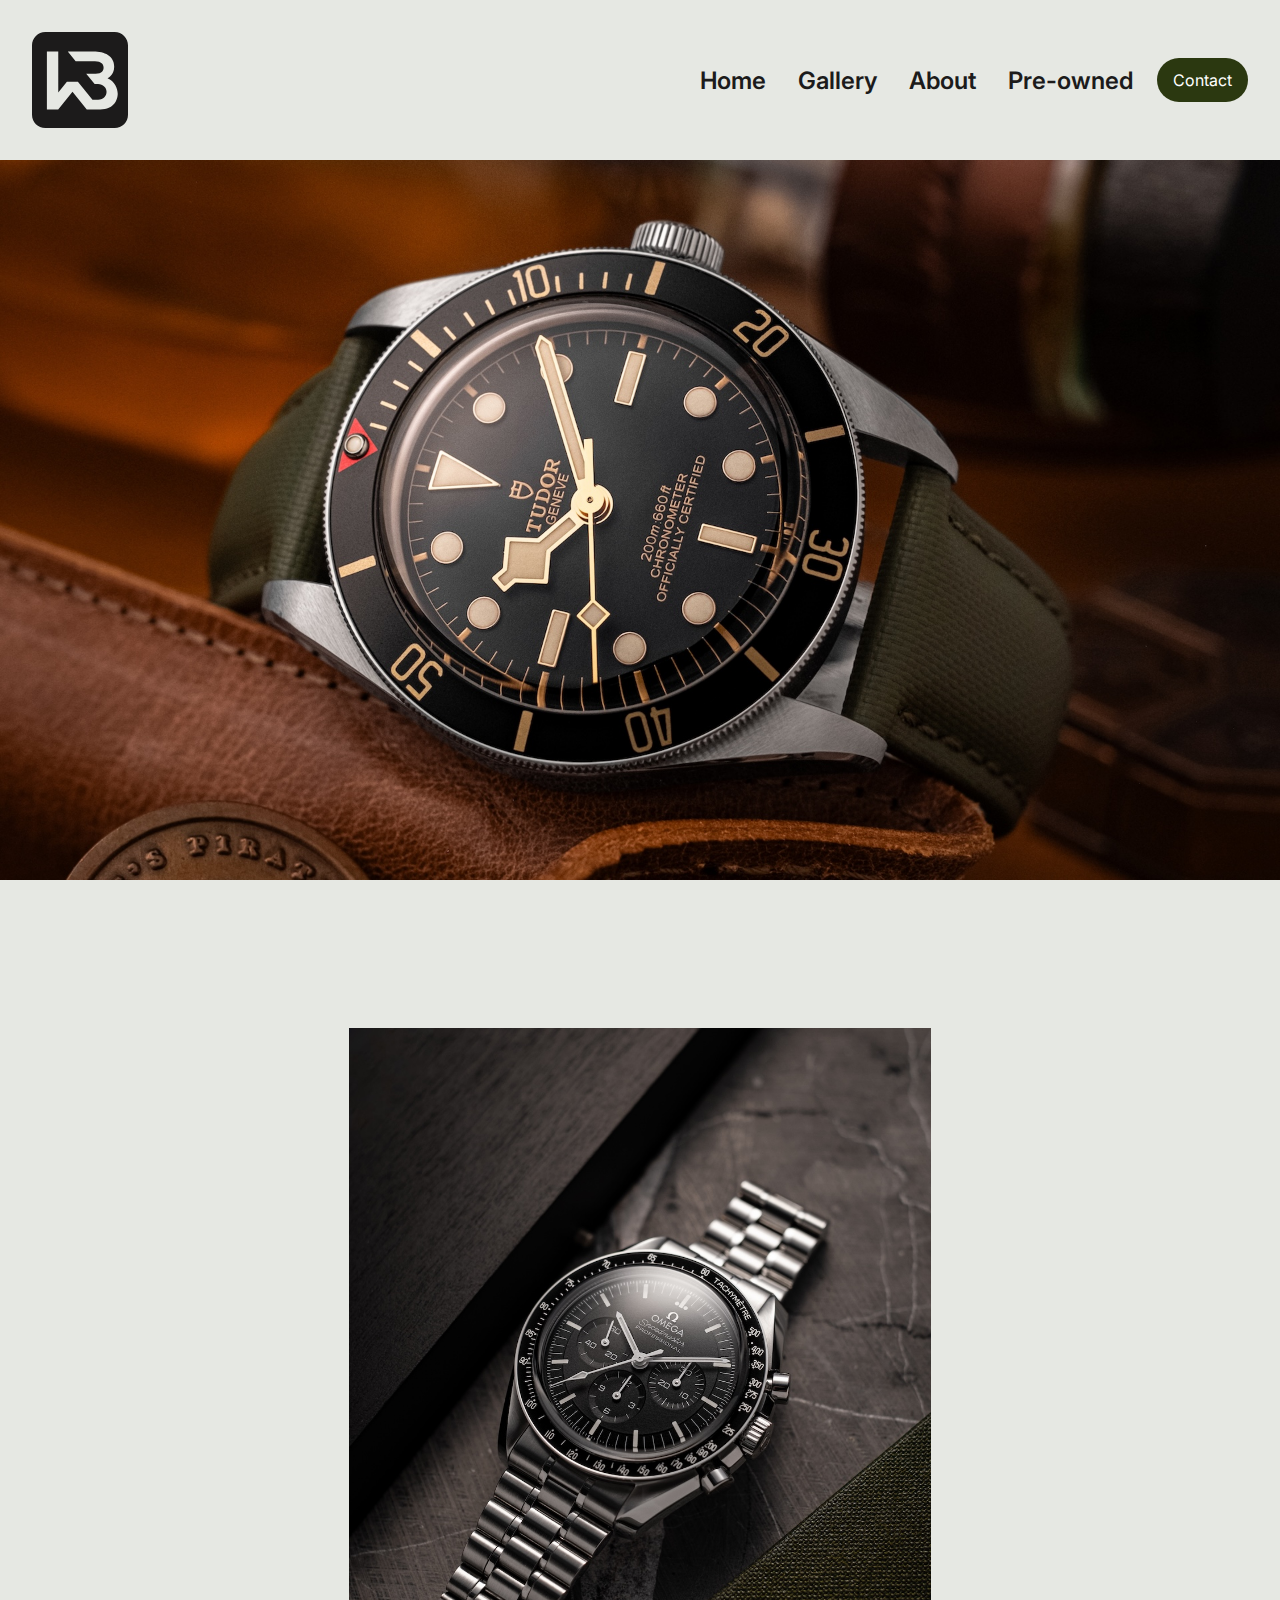
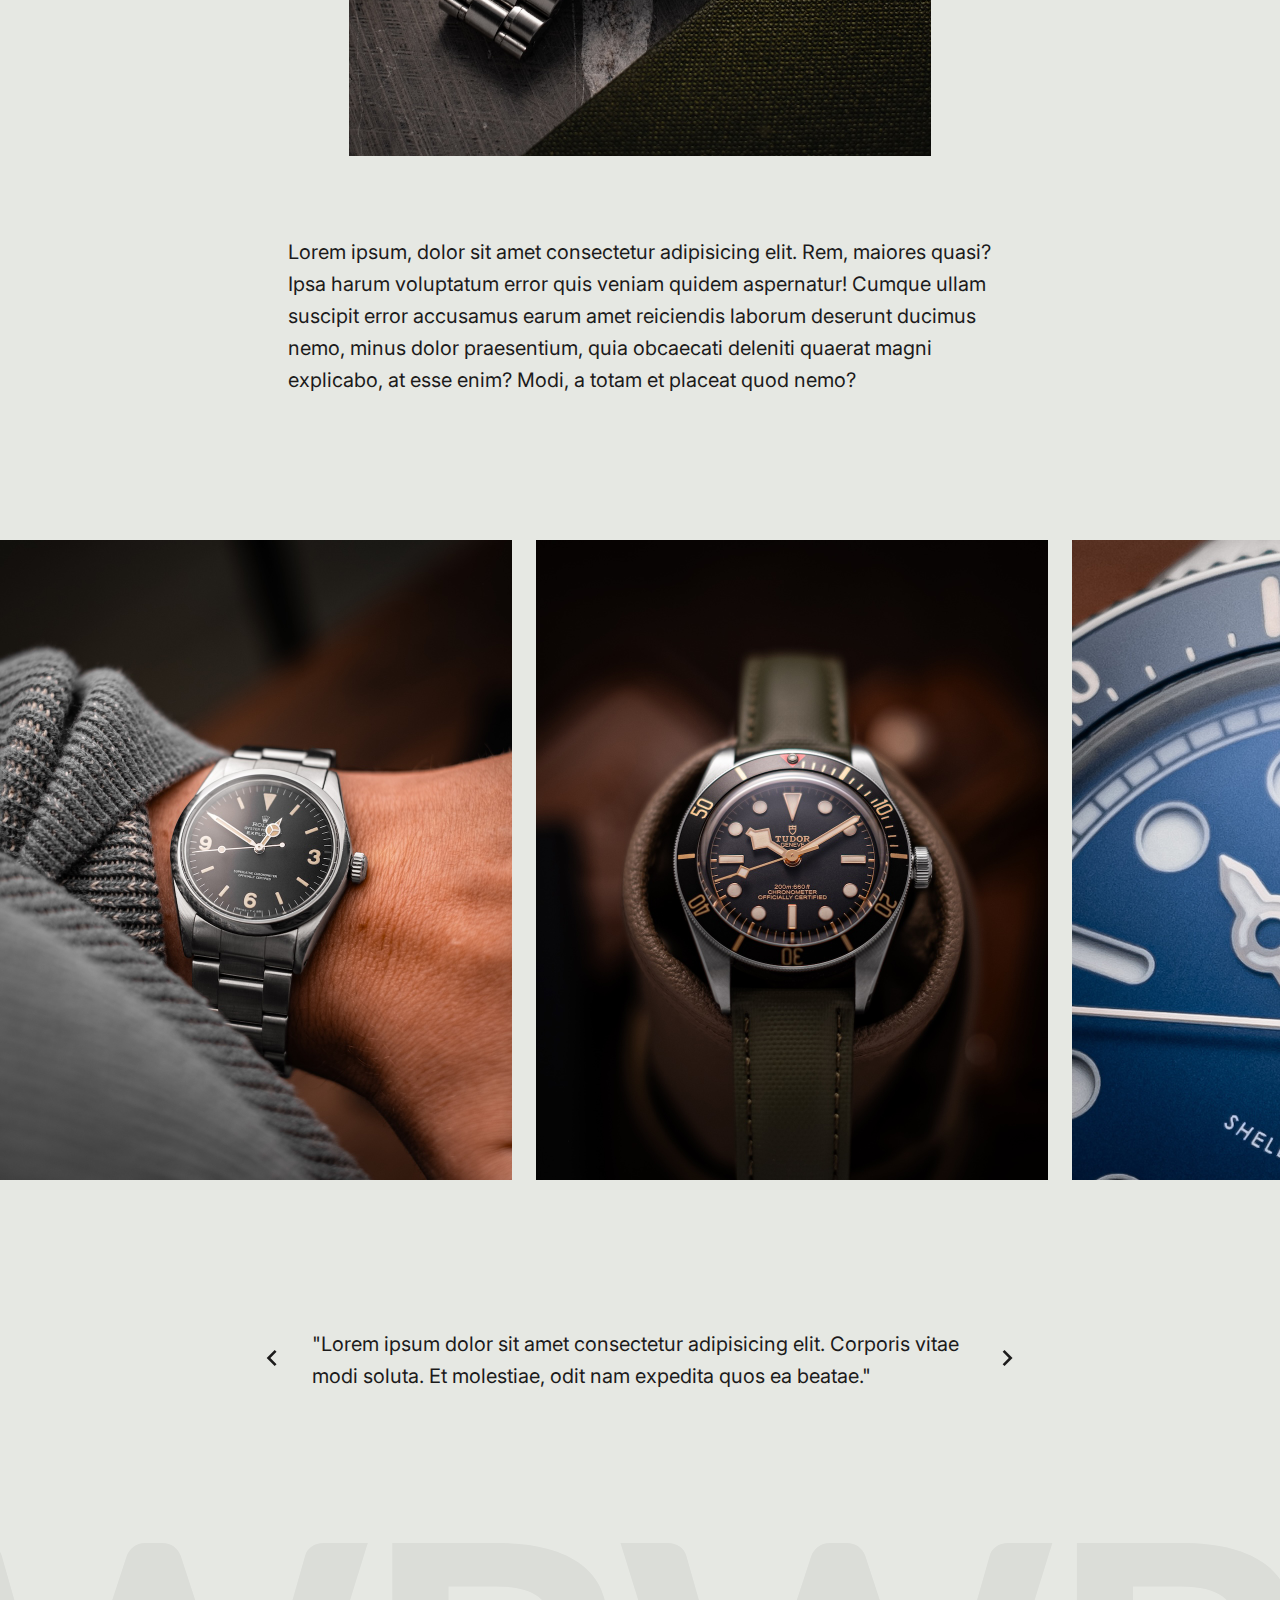
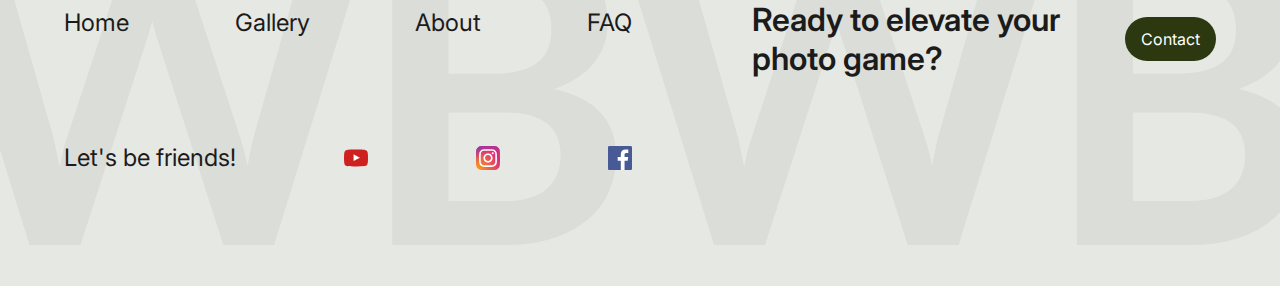
<file: src/index.html>
<!DOCTYPE html>
<html lang="en">
<head>
    <meta charset="UTF-8">
    <meta name="viewport" content="width=device-width, initial-scale=1.0">
    <link rel="stylesheet" href="./css/reset.css"/>
    <link rel="stylesheet" href="./css/variables.css">
    <link rel="stylesheet" href="./css/navbar.css"/>
    <link rel="stylesheet" href="./css/index.css"/>
    <link rel="stylesheet" href="./css/footer.css"/>
    <title>Watchbud</title>
    <link rel="icon" type="image/x-icon" href="./assets/images/favicon.ico"/>
</head>
<body>
    <nav class="navbar">
        <div class="navbar__logo-container">
            <a href="./index.html">
                <img class="navbar__logomark" src="./assets/logos/logomark.svg" alt="Logo">
                <img class="navbar__logotype" src="./assets/logos/logotype_horizontal.svg" alt="Logo">
            </a>
        </div>
        <div class="navbar__links-container">
            <a class="navbar__link" href="./index.html">Home</a>
            <a class="navbar__link" href="./pages/gallery.html">Gallery</a>
            <a class="navbar__link" href="./pages/about.html">About</a>
            <a class="navbar__link" href="./pages/store.html">Pre-owned</a>
        </div>
        <div class="navbar__button-container">
            <a class="navbar__link primary__button" href="./pages/contact.html">Contact</a>
        </div>
    </nav>
    <main>
        <div class="hero-container">
            <img class="hero__img" src="./assets/images/imghero.JPG" alt="Photo of Tudor Black Bay 58"/>
        </div>
        <div class="about-container">
            <img class="about__img" src="./assets/images/img30.JPG" alt="Photo of Omega Speedmaster"/>
            <p class="about__text">Lorem ipsum, dolor sit amet consectetur adipisicing elit. Rem, maiores quasi? Ipsa harum voluptatum error quis veniam quidem aspernatur! Cumque ullam suscipit error accusamus earum amet reiciendis laborum deserunt ducimus nemo, minus dolor praesentium, quia obcaecati deleniti quaerat magni explicabo, at esse enim? Modi, a totam et placeat quod nemo?</p>
        </div>
        <div class="carousel-container">
            <div class="carousel__card">
                <img class="carousel__card-img" src="./assets/images/img17.JPG" alt="Photo of Rolex Explorer 1016">
            </div>
            <div class="carousel__card">
                <img class="carousel__card-img" src="./assets/images/img26.JPG" alt="Photo of Tudor Black Bay 58">
            </div>
            <div class="carousel__card">
                <img class="carousel__card-img" src="./assets/images/img16.JPG" alt="Photo of Tusenö Shellback">
            </div>
            <div class="carousel__card">
                <img class="carousel__card-img" src="./assets/images/img32.JPG" alt="Photo of Certina DS Action Diver">
            </div>
            <div class="carousel__card">
                <img class="carousel__card-img" src="./assets/images/img39.JPG" alt="Photo of Omega Speedmaster">
            </div>
            <div class="carousel__card">
                <img class="carousel__card-img" src="./assets/images/img14.JPG" alt="Photo of Tudor Black Bay 58">
            </div>
        </div>
        <div class="review-container">
            <button class="review__button review__button--previous">
                <svg xmlns="http://www.w3.org/2000/svg" height="32px" viewBox="0 -960 960 960" width="32px" fill="#1C1B1B"><path d="M560-240 320-480l240-240 56 56-184 184 184 184-56 56Z"/></svg>
            </button>
            <p class="review__text">"Lorem ipsum dolor sit amet consectetur adipisicing elit. Corporis vitae modi soluta. Et molestiae, odit nam expedita quos ea beatae."</p>
            <button class="review__button review__button--next">
                <svg xmlns="http://www.w3.org/2000/svg" height="32px" viewBox="0 -960 960 960" width="32px" fill="#1C1B1B"><path d="M504-480 320-664l56-56 240 240-240 240-56-56 184-184Z"/></svg>
            </button>
        </div>
    </main>
    <footer class="footer">
        <div class="footer__background-container">
            <img class="footer__background" src="./assets/icons/background.svg" alt="background">
        </div>
        <div class="footer__contact-container">
            <h3>Ready to elevate your photo game?</h3>
            <a class="footer__link primary__button" href="./pages/contact.html">Contact</a>
        </div>
        <div class="footer__links-container">
            <a class="footer__link" href="./index.html">Home</a>
            <a class="footer__link" href="./pages/gallery.html">Gallery</a>
            <a class="footer__link" href="./pages/about.html">About</a>
            <a class="footer__link" href="./pages/faq.html">FAQ</a>
        </div>
        <div class="footer__social-container">
            <p class="social__text">Let's be friends!</p>
            <img class="social__link" src="./assets/icons/youtube-icon-logo-svgrepo-com.svg" alt="YouTube icon">
            <img class="social__link" src="./assets/icons/instagram-2-1-logo-svgrepo-com.svg" alt="Instagram icon">
            <img class="social__link" src="./assets/icons/facebook-icon-logo-svgrepo-com.svg" alt="Facebook icon">
        </div>
    </footer>
</body>
</html>
</file>
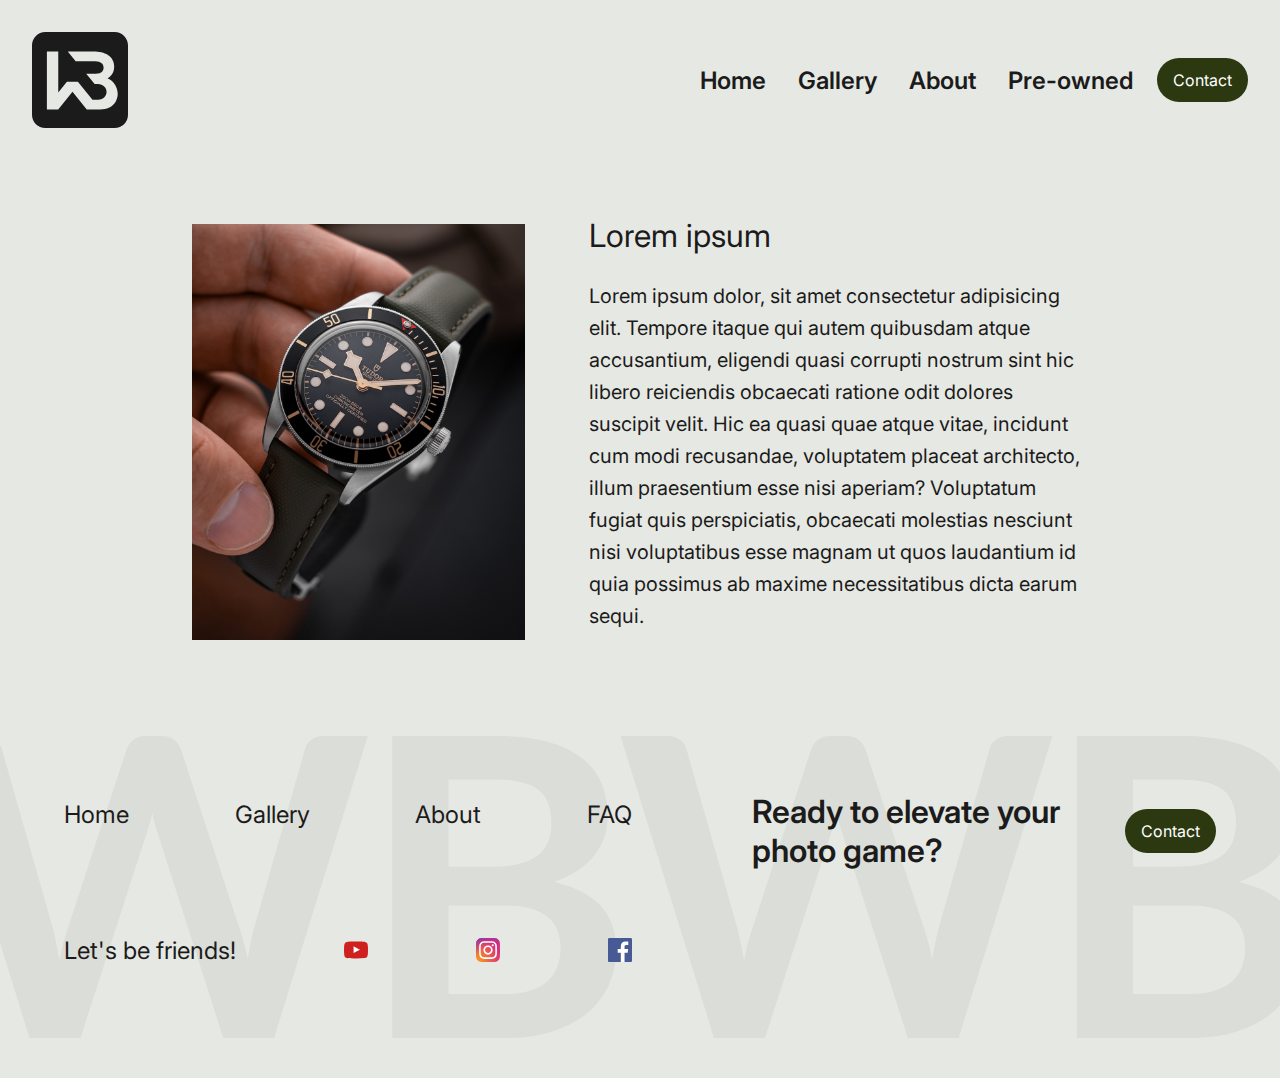
<file: src/pages/about.html>
<!DOCTYPE html>
<html lang="en">
<head>
    <meta charset="UTF-8">
    <meta name="viewport" content="width=device-width, initial-scale=1.0">
    <link rel="stylesheet" href="../css/reset.css"/>
    <link rel="stylesheet" href="../css/variables.css"/>
    <link rel="stylesheet" href="../css/navbar.css"/>
    <link rel="stylesheet" href="../css/about.css"/>
    <link rel="stylesheet" href="../css/footer.css"/>
    <title>About</title>
    <link rel="icon" type="image/x-icon" href="../assets/images/favicon.ico"/>
</head>
<body>
    <nav class="navbar">
        <div class="navbar__logo-container">
            <a href="../index.html">
                <img class="navbar__logomark" src="../assets/logos/logomark.svg" alt="Logo">
                <img class="navbar__logotype" src="../assets/logos/logotype_horizontal.svg" alt="Logo">
            </a>
        </div>
        <div class="navbar__links-container">
            <a class="navbar__link" href="../index.html">Home</a>
            <a class="navbar__link" href="./gallery.html">Gallery</a>
            <a class="navbar__link" href="./about.html">About</a>
            <a class="navbar__link" href="./store.html">Pre-owned</a>
        </div>
        <div class="navbar__button-container">
            <a class="navbar__link primary__button" href="./contact.html">Contact</a>
        </div>
    </nav>
    <main>
        <div class="img-container">
            <img src="../assets/images/img1.JPG" alt="Photo of Tudor Black Bay 58">
        </div>
        <div class="about-container">
            <h3 class="about__heading">Lorem ipsum</h3>
            <p class="about__text">Lorem ipsum dolor, sit amet consectetur adipisicing elit. Tempore itaque qui autem quibusdam atque accusantium, eligendi quasi corrupti nostrum sint hic libero reiciendis obcaecati ratione odit dolores suscipit velit. Hic ea quasi quae atque vitae, incidunt cum modi recusandae, voluptatem placeat architecto, illum praesentium esse nisi aperiam? Voluptatum fugiat quis perspiciatis, obcaecati molestias nesciunt nisi voluptatibus esse magnam ut quos laudantium id quia possimus ab maxime necessitatibus dicta earum sequi.</p>
        </div>
    </main>
    <footer class="footer">
        <div class="footer__background-container">
            <img class="footer__background" src="../assets/icons/background.svg" alt="background">
        </div>
        <div class="footer__contact-container">
            <h3>Ready to elevate your photo game?</h3>
            <a class="footer__link primary__button" href="./contact.html">Contact</a>
        </div>
        <div class="footer__links-container">
            <a class="footer__link" href="../index.html">Home</a>
            <a class="footer__link" href="./gallery.html">Gallery</a>
            <a class="footer__link" href="./about.html">About</a>
            <a class="footer__link" href="./faq.html">FAQ</a>
        </div>
        <div class="footer__social-container">
            <p class="social__text">Let's be friends!</p>
            <img class="social__link" src="../assets/icons/youtube-icon-logo-svgrepo-com.svg" alt="YouTube icon">
            <img class="social__link" src="../assets/icons/instagram-2-1-logo-svgrepo-com.svg" alt="Instagram icon">
            <img class="social__link" src="../assets/icons/facebook-icon-logo-svgrepo-com.svg" alt="Facebook icon">
        </div>
    </footer>
</body>
</html>
</file>
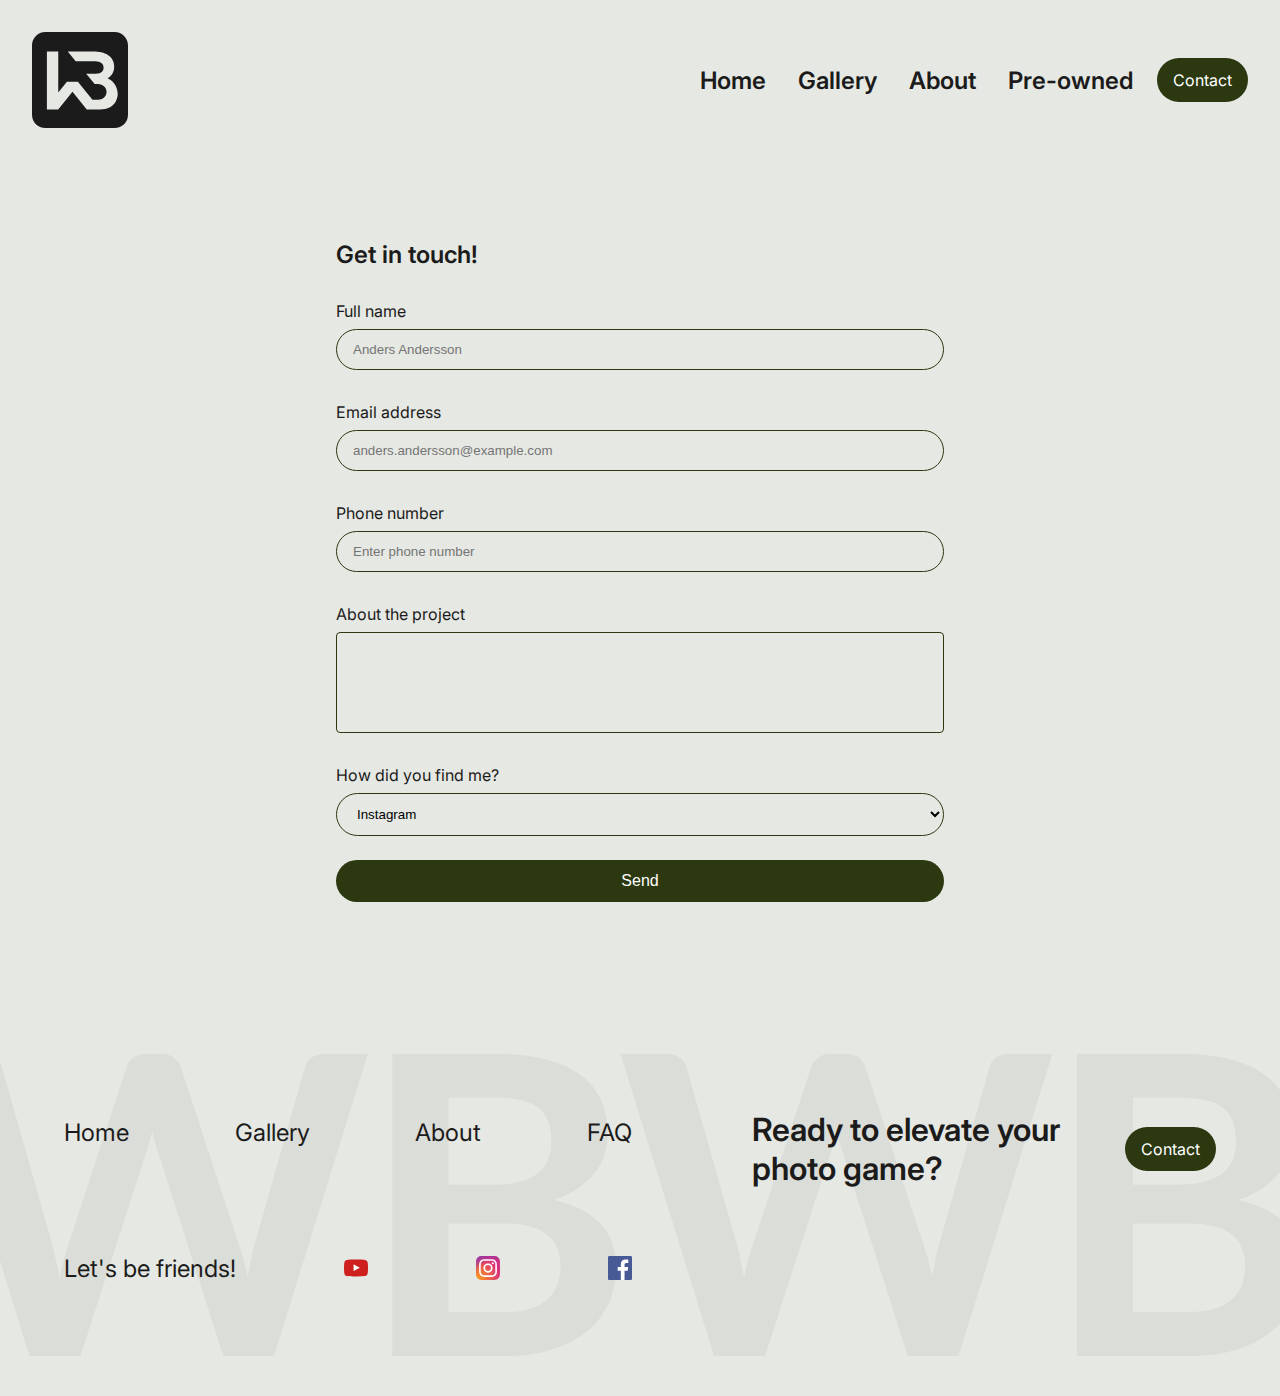
<file: src/pages/contact.html>
<!DOCTYPE html>
<html lang="en">
<head>
    <meta charset="UTF-8">
    <meta name="viewport" content="width=device-width, initial-scale=1.0">
    <link rel="stylesheet" href="../css/reset.css"/>
    <link rel="stylesheet" href="../css/variables.css"/>
    <link rel="stylesheet" href="../css/navbar.css"/>
    <link rel="stylesheet" href="../css/contact.css"/>
    <link rel="stylesheet" href="../css/footer.css"/>
    <title>Contact</title>
    <link rel="icon" type="image/x-icon" href="../assets/images/favicon.ico"/>
</head>
<body>
    <nav class="navbar">
        <div class="navbar__logo-container">
            <a href="../index.html">
                <img class="navbar__logomark" src="../assets/logos/logomark.svg" alt="Logo">
                <img class="navbar__logotype" src="../assets/logos/logotype_horizontal.svg" alt="Logo">
            </a>
        </div>
        <div class="navbar__links-container">
            <a class="navbar__link" href="../index.html">Home</a>
            <a class="navbar__link" href="./gallery.html">Gallery</a>
            <a class="navbar__link" href="./about.html">About</a>
            <a class="navbar__link" href="./store.html">Pre-owned</a>
        </div>
        <div class="navbar__button-container">
            <a class="navbar__link primary__button" href="./contact.html">Contact</a>
        </div>
    </nav>
    <main>
        <section class="form-container">
            <form class="form">
                <h2>Get in touch!</h2>
                <label for="full-name">Full name</label>
                <input
                    class="form__input" 
                    type="text" 
                    id="full-name" 
                    name="full-name"
                    required
                    maxlength="50"
                    placeholder="Anders Andersson"
                />
                <label for="email">Email address</label>
                <input
                    class="form__input" 
                    type="email" 
                    id="email" 
                    name="email"
                    required
                    maxlength="50"
                    placeholder="anders.andersson@example.com"
                />
                <label for="phone">Phone number</label>
                <input
                    class="form__input" 
                    type="tel" 
                    id="phone" 
                    name="phone" 
                    pattern="[0-9]{8}"
                    placeholder="Enter phone number"
                />
                <label for="project">About the project</label>
                <textarea class="form__input-text" name="project" id="project" rows="5" maxlength="250" required></textarea>
                <label for="find">How did you find me?</label>
                <select class="form__input" name="find" id="find" required>
                    <option value="instagram">Instagram</option>
                    <option value="google">Google</option>
                    <option value="facebook">Facebook</option>
                    <option value="referral">Referral</option>
                    <option value="other">Other</option>
                </select>
                <input class="form__button primary__button" type="submit" value="Send">
            </form>
        </section>
    </main>
    <footer class="footer">
        <div class="footer__background-container">
            <img class="footer__background" src="../assets/icons/background.svg" alt="background">
        </div>
        <div class="footer__contact-container">
            <h3>Ready to elevate your photo game?</h3>
            <a class="footer__link primary__button" href="./contact.html">Contact</a>
        </div>
        <div class="footer__links-container">
            <a class="footer__link" href="../index.html">Home</a>
            <a class="footer__link" href="./gallery.html">Gallery</a>
            <a class="footer__link" href="./about.html">About</a>
            <a class="footer__link" href="./faq.html">FAQ</a>
        </div>
        <div class="footer__social-container">
            <p class="social__text">Let's be friends!</p>
            <img class="social__link" src="../assets/icons/youtube-icon-logo-svgrepo-com.svg" alt="YouTube icon">
            <img class="social__link" src="../assets/icons/instagram-2-1-logo-svgrepo-com.svg" alt="Instagram icon">
            <img class="social__link" src="../assets/icons/facebook-icon-logo-svgrepo-com.svg" alt="Facebook icon">
        </div>
    </footer>
    <script src="../js/contact.js"></script>
</body>
</html>
</file>
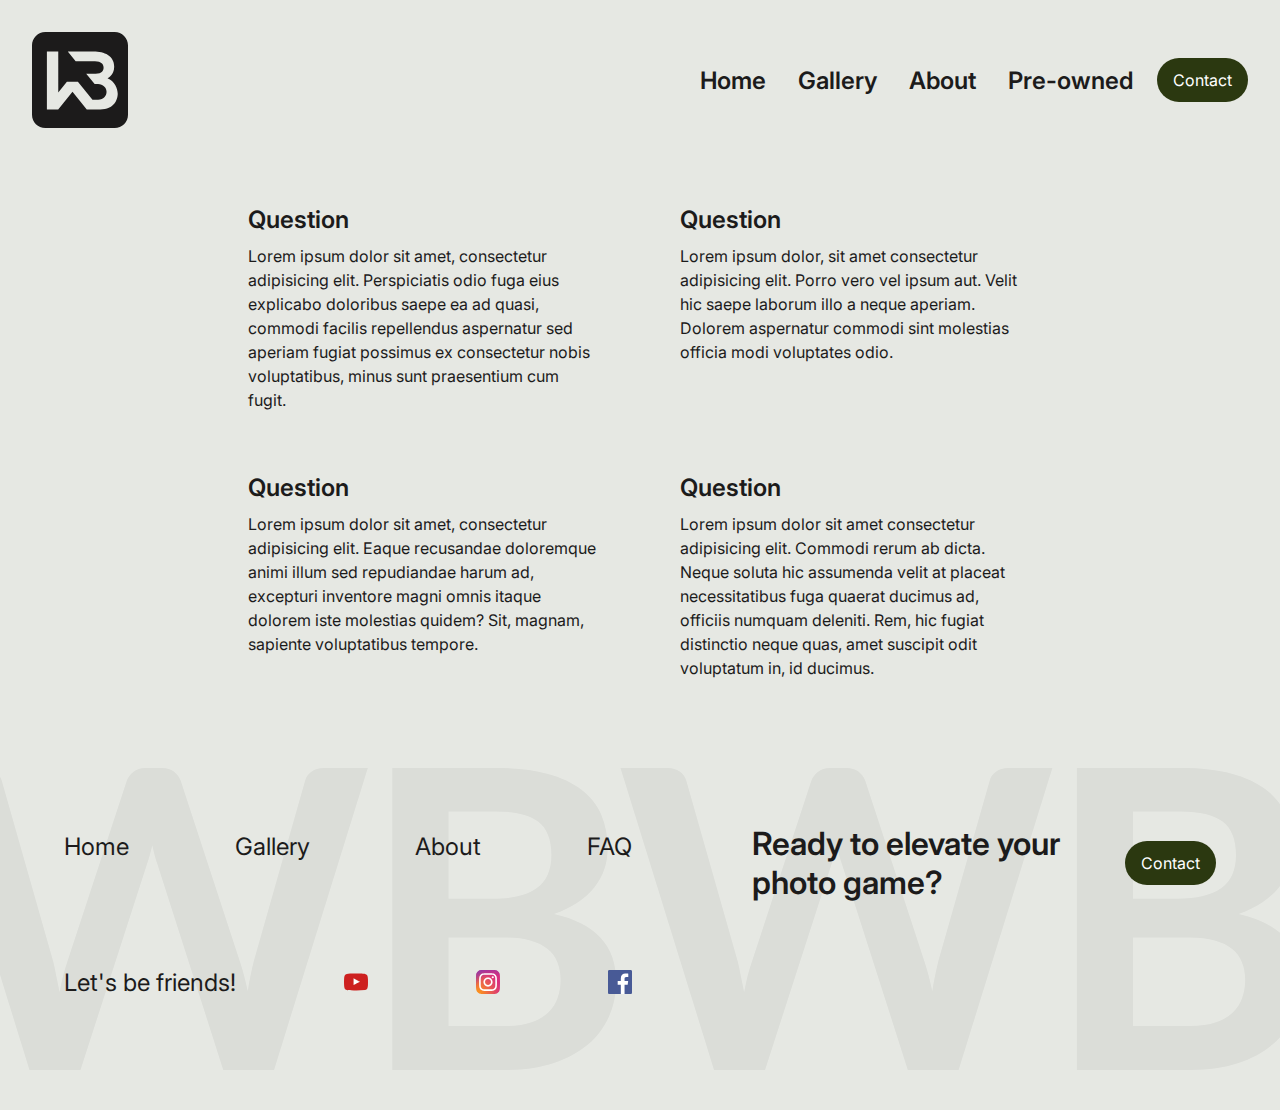
<file: src/pages/faq.html>
<!DOCTYPE html>
<html lang="en">
<head>
    <meta charset="UTF-8">
    <meta name="viewport" content="width=device-width, initial-scale=1.0">
    <link rel="stylesheet" href="../css/reset.css"/>
    <link rel="stylesheet" href="../css/variables.css"/>
    <link rel="stylesheet" href="../css/navbar.css"/>
    <link rel="stylesheet" href="../css/faq.css"/>
    <link rel="stylesheet" href="../css/footer.css"/>
    <title>FAQ</title>
    <link rel="icon" type="image/x-icon" href="../assets/images/favicon.ico"/>
</head>
<body>
    <nav class="navbar">
        <div class="navbar__logo-container">
            <a href="../index.html">
                <img class="navbar__logomark" src="../assets/logos/logomark.svg" alt="Logo">
                <img class="navbar__logotype" src="../assets/logos/logotype_horizontal.svg" alt="Logo">
            </a>
        </div>
        <div class="navbar__links-container">
            <a class="navbar__link" href="../index.html">Home</a>
            <a class="navbar__link" href="./gallery.html">Gallery</a>
            <a class="navbar__link" href="./about.html">About</a>
            <a class="navbar__link" href="./store.html">Pre-owned</a>
        </div>
        <div class="navbar__button-container">
            <a class="navbar__link primary__button" href="./contact.html">Contact</a>
        </div>
    </nav>
    <main>
        <section class="faq-container">
            <div class="faq">
                <h3 class="faq__question">Question</h3>
                <p class="faq__answer">Lorem ipsum dolor sit amet, consectetur adipisicing elit. Perspiciatis odio fuga eius explicabo doloribus saepe ea ad quasi, commodi facilis repellendus aspernatur sed aperiam fugiat possimus ex consectetur nobis voluptatibus, minus sunt praesentium cum fugit.</p>
            </div>
            <div class="faq">
                <h3 class="faq__question">Question</h3>
                <p class="faq__answer">Lorem ipsum dolor, sit amet consectetur adipisicing elit. Porro vero vel ipsum aut. Velit hic saepe laborum illo a neque aperiam. Dolorem aspernatur commodi sint molestias officia modi voluptates odio.</p>
            </div>
            <div class="faq">
                <h3 class="faq__question">Question</h3>
                <p class="faq__answer">Lorem ipsum dolor sit amet, consectetur adipisicing elit. Eaque recusandae doloremque animi illum sed repudiandae harum ad, excepturi inventore magni omnis itaque dolorem iste molestias quidem? Sit, magnam, sapiente voluptatibus tempore.</p>
            </div>
            <div class="faq">
                <h3 class="faq__question">Question</h3>
                <p class="faq__answer">Lorem ipsum dolor sit amet consectetur adipisicing elit. Commodi rerum ab dicta. Neque soluta hic assumenda velit at placeat necessitatibus fuga quaerat ducimus ad, officiis numquam deleniti. Rem, hic fugiat distinctio neque quas, amet suscipit odit voluptatum in, id ducimus.</p>
            </div>
        </section>
    </main>
    <footer class="footer">
        <div class="footer__background-container">
            <img class="footer__background" src="../assets/icons/background.svg" alt="background">
        </div>
        <div class="footer__contact-container">
            <h3>Ready to elevate your photo game?</h3>
            <a class="footer__link primary__button" href="./contact.html">Contact</a>
        </div>
        <div class="footer__links-container">
            <a class="footer__link" href="../index.html">Home</a>
            <a class="footer__link" href="./gallery.html">Gallery</a>
            <a class="footer__link" href="./about.html">About</a>
            <a class="footer__link" href="./faq.html">FAQ</a>
        </div>
        <div class="footer__social-container">
            <p class="social__text">Let's be friends!</p>
            <img class="social__link" src="../assets/icons/youtube-icon-logo-svgrepo-com.svg" alt="YouTube icon">
            <img class="social__link" src="../assets/icons/instagram-2-1-logo-svgrepo-com.svg" alt="Instagram icon">
            <img class="social__link" src="../assets/icons/facebook-icon-logo-svgrepo-com.svg" alt="Facebook icon">
        </div>
    </footer>
</body>
</html>
</file>
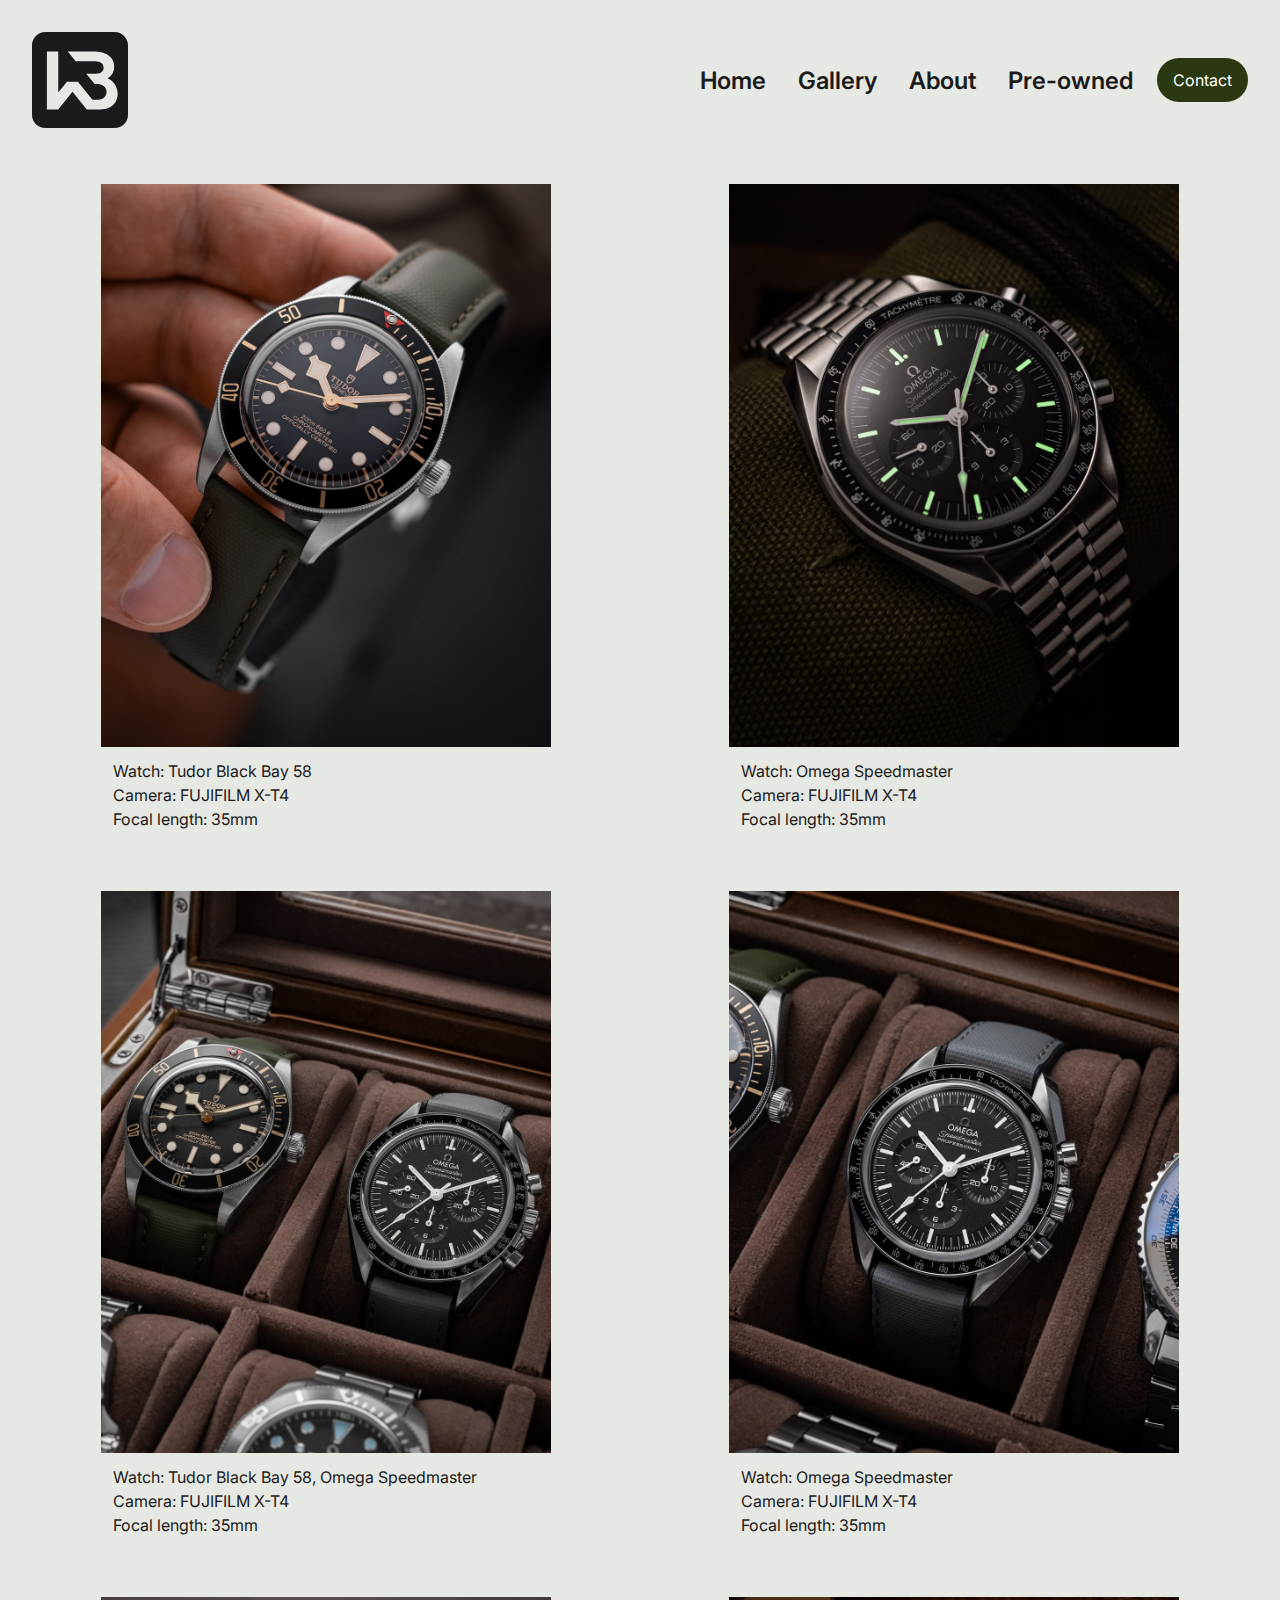
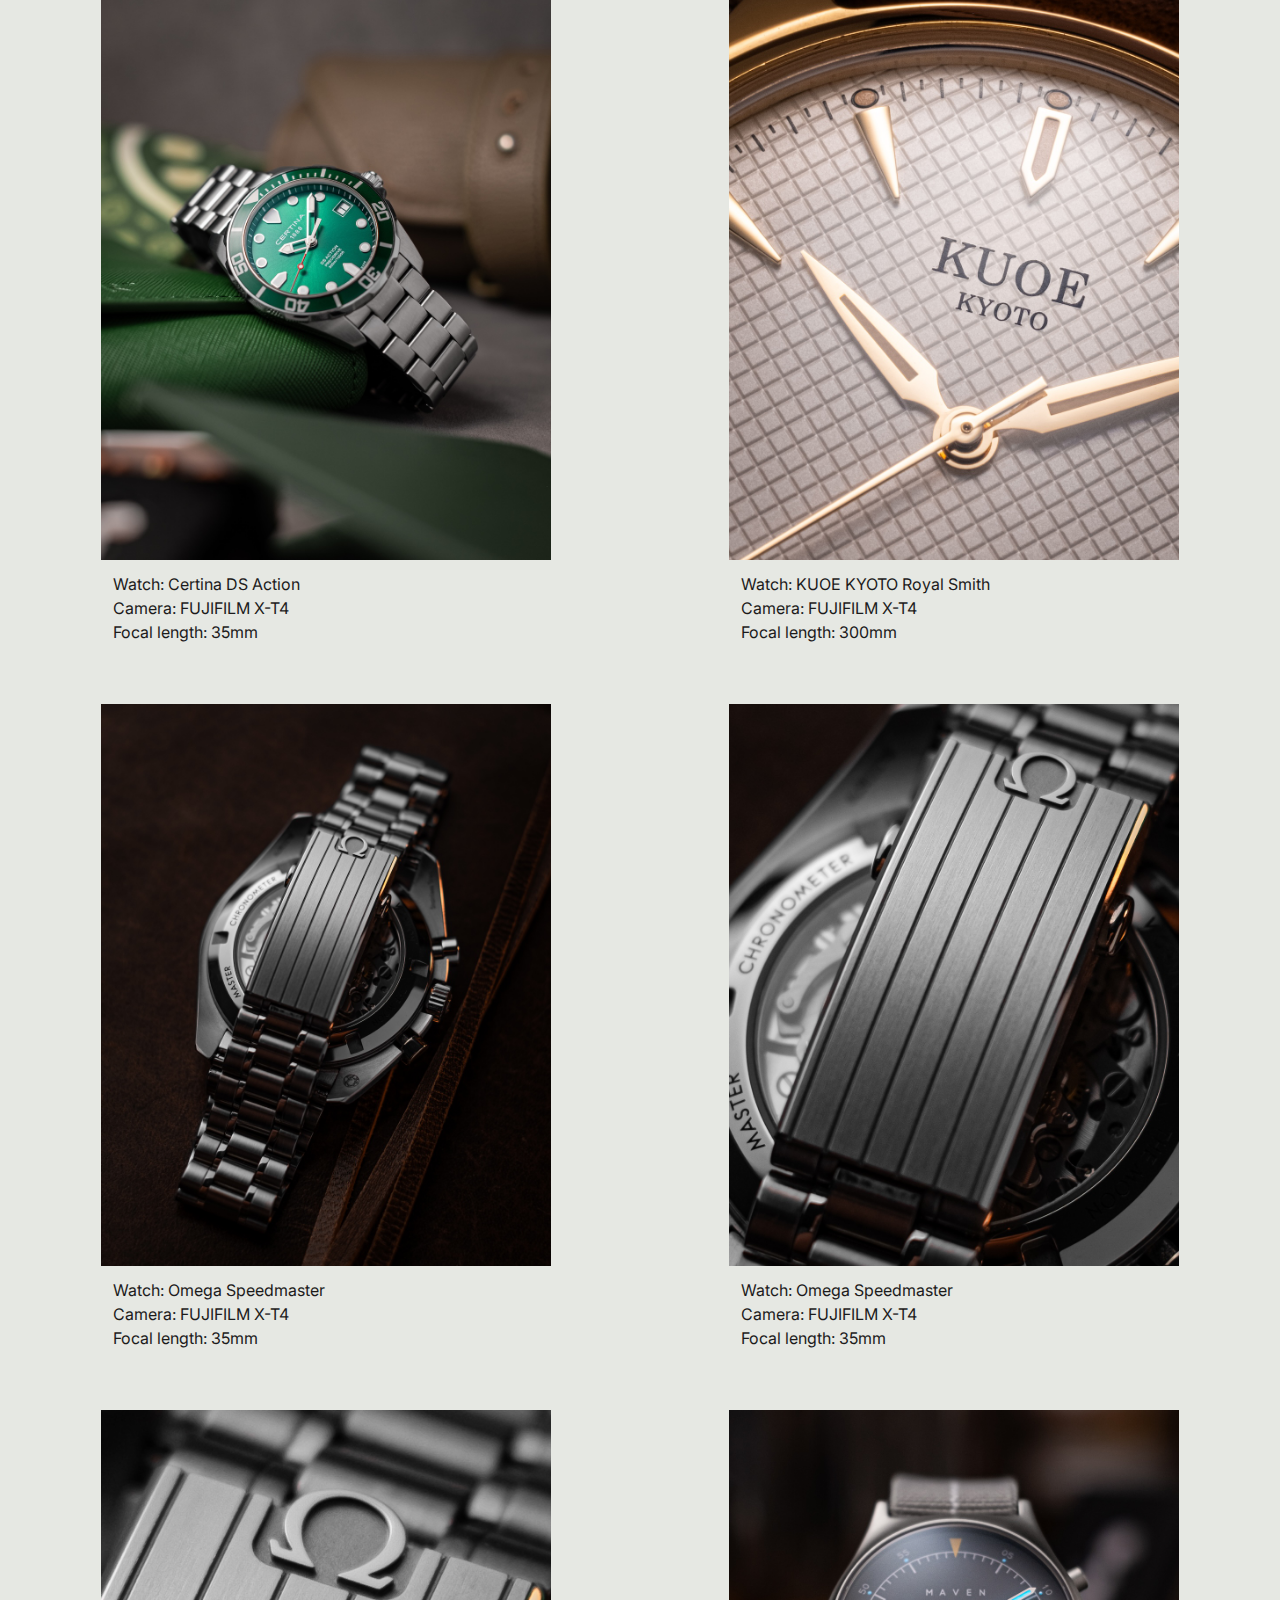
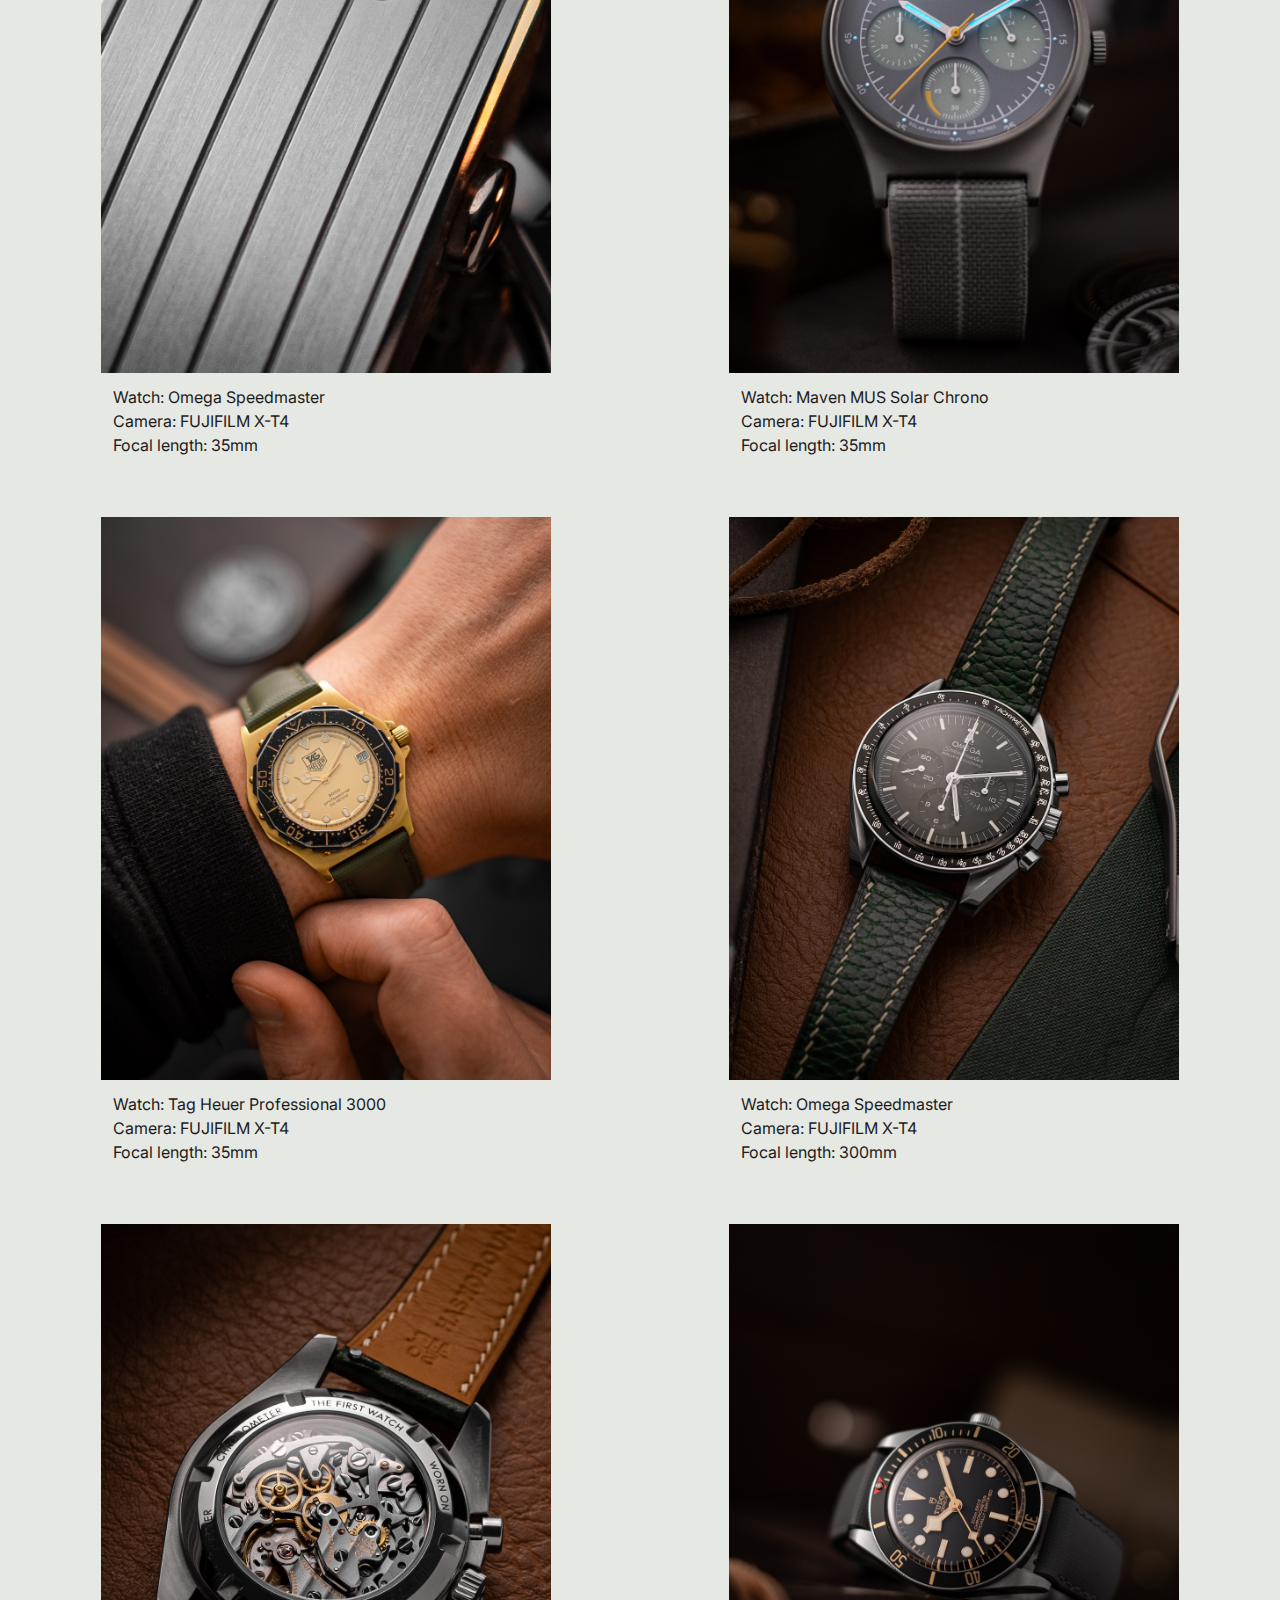
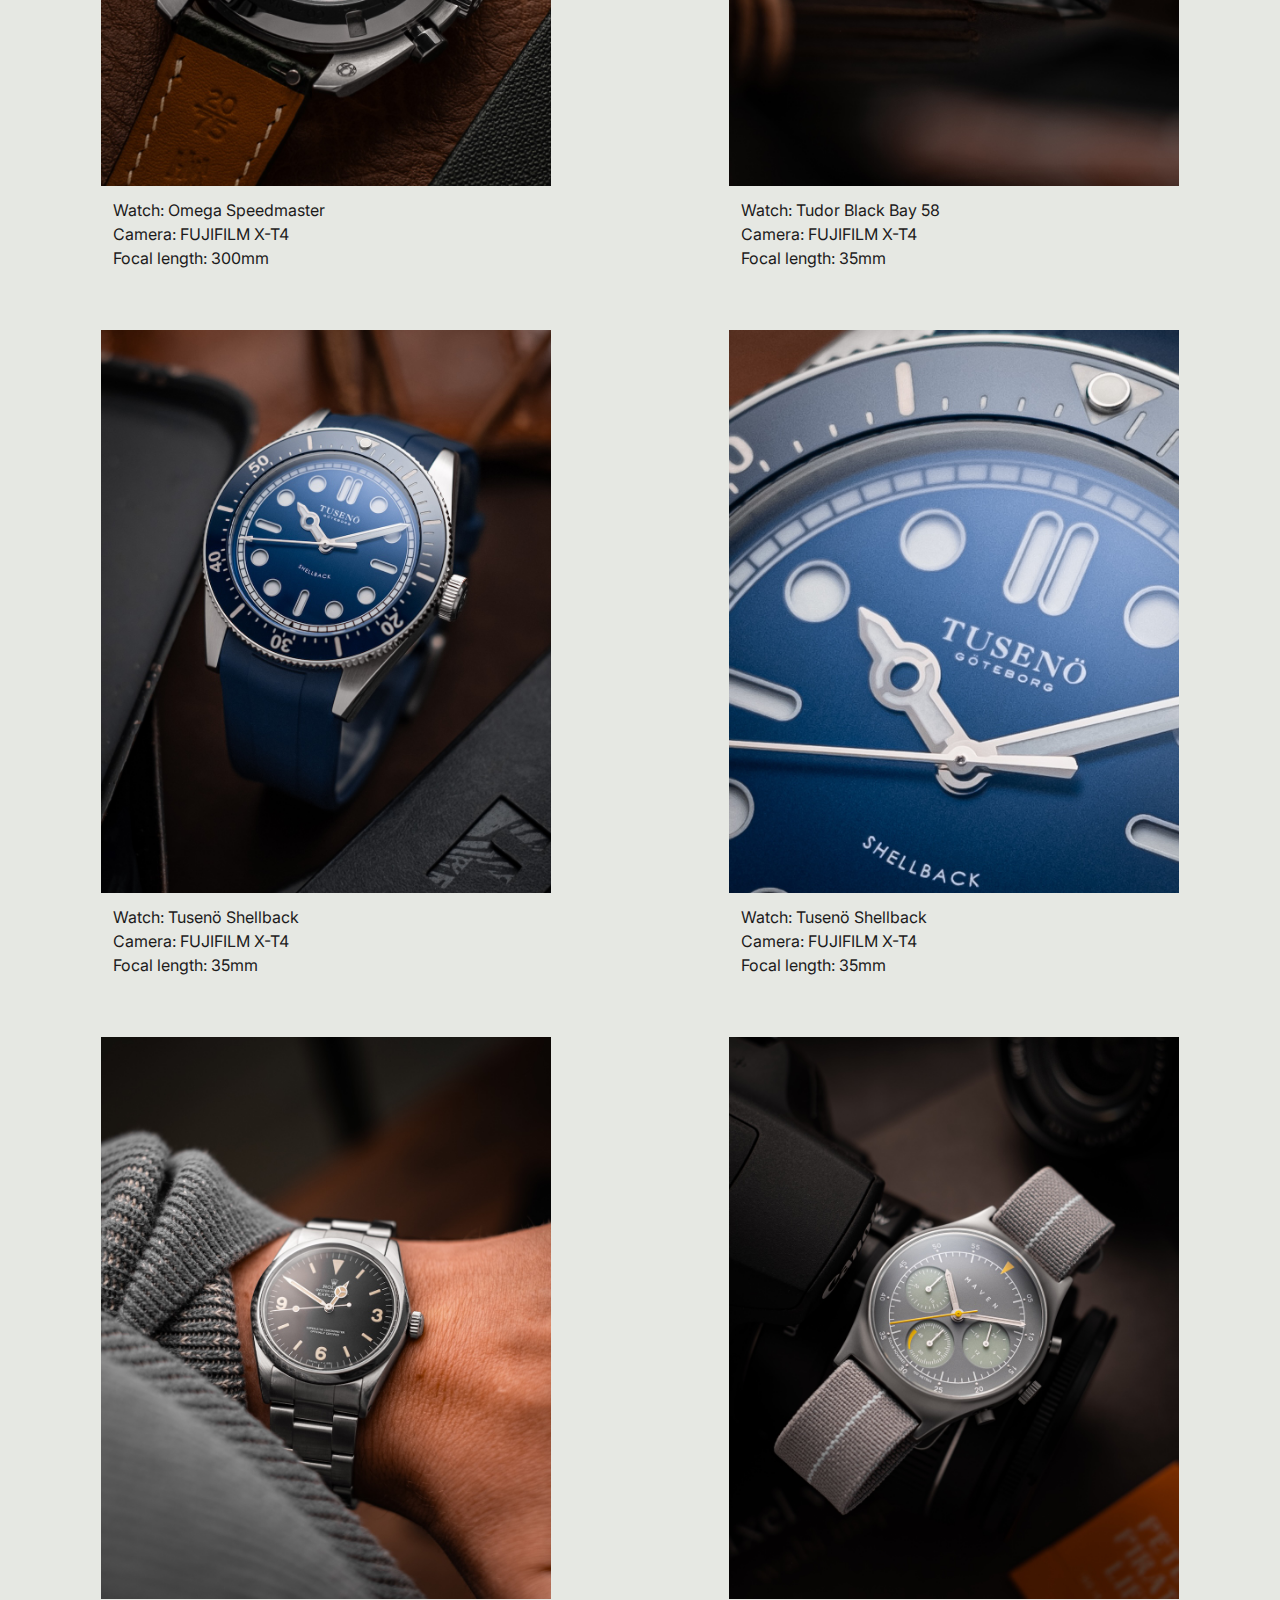
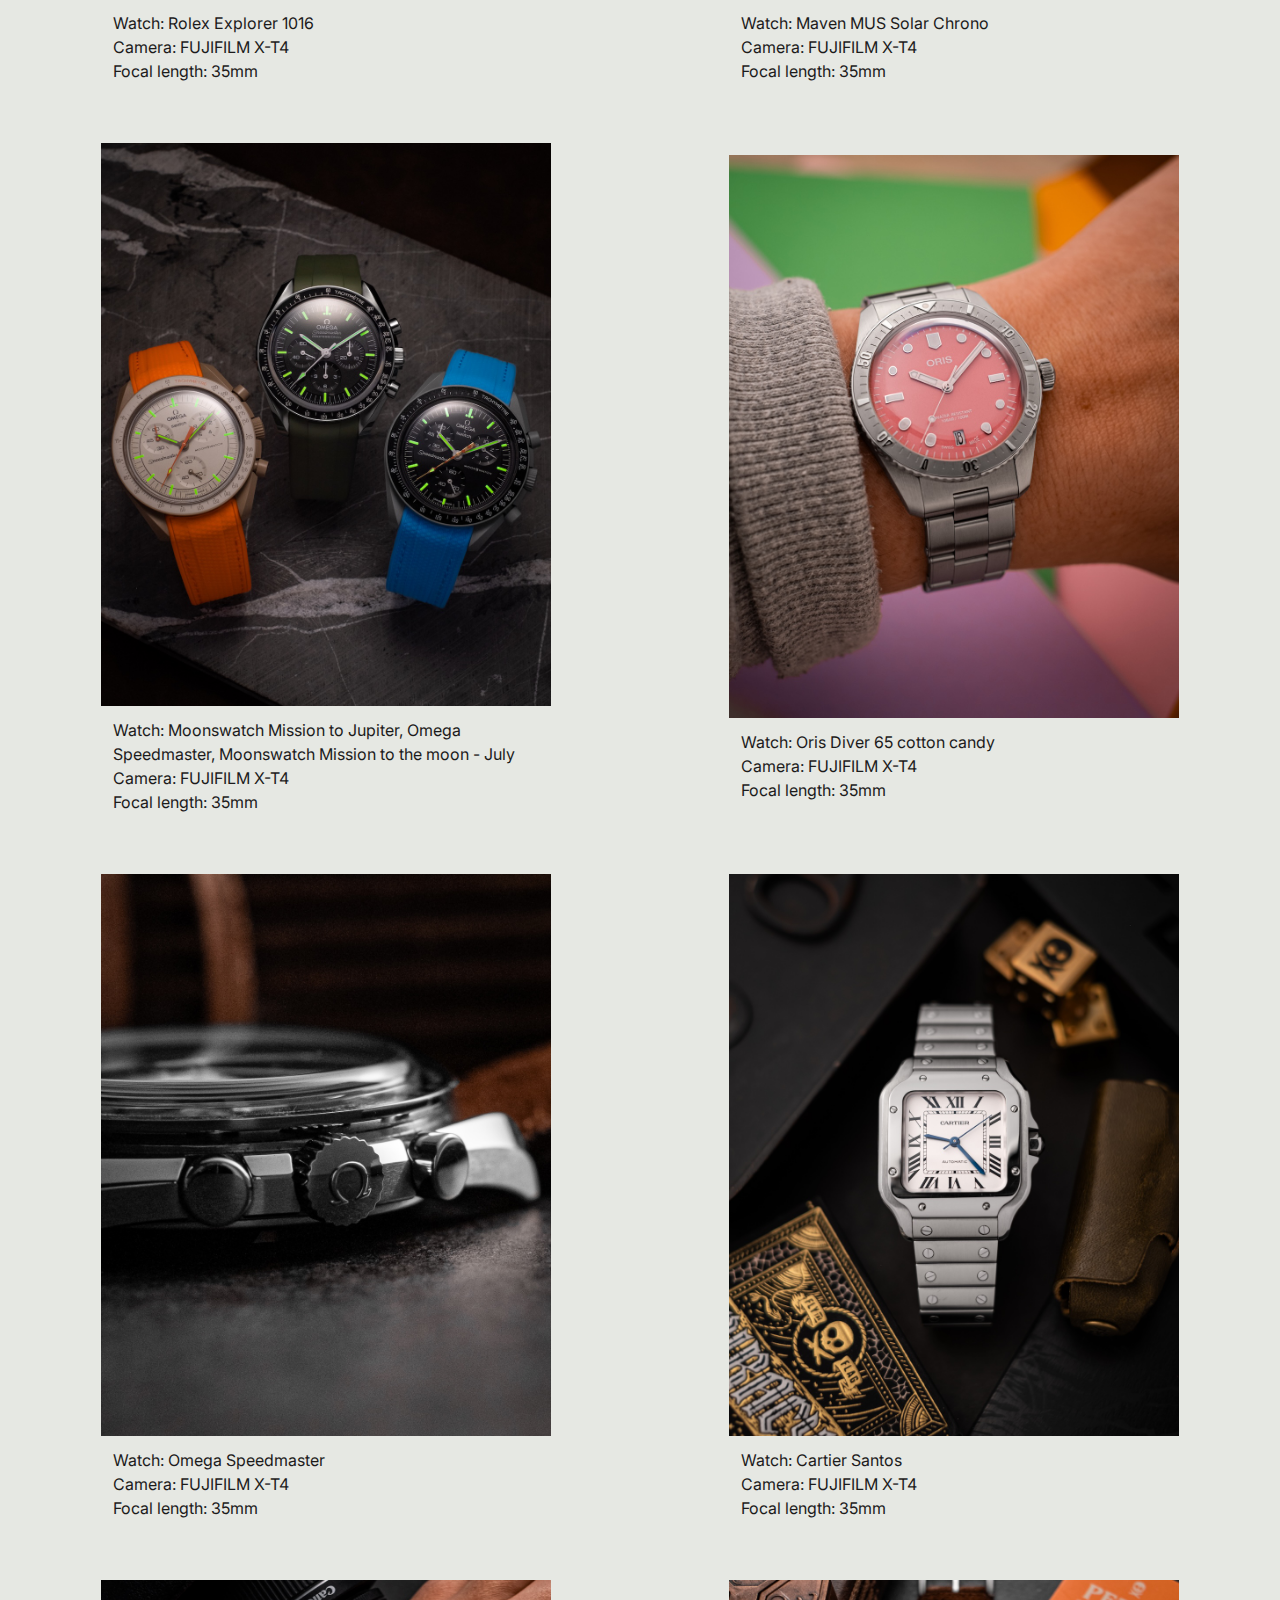
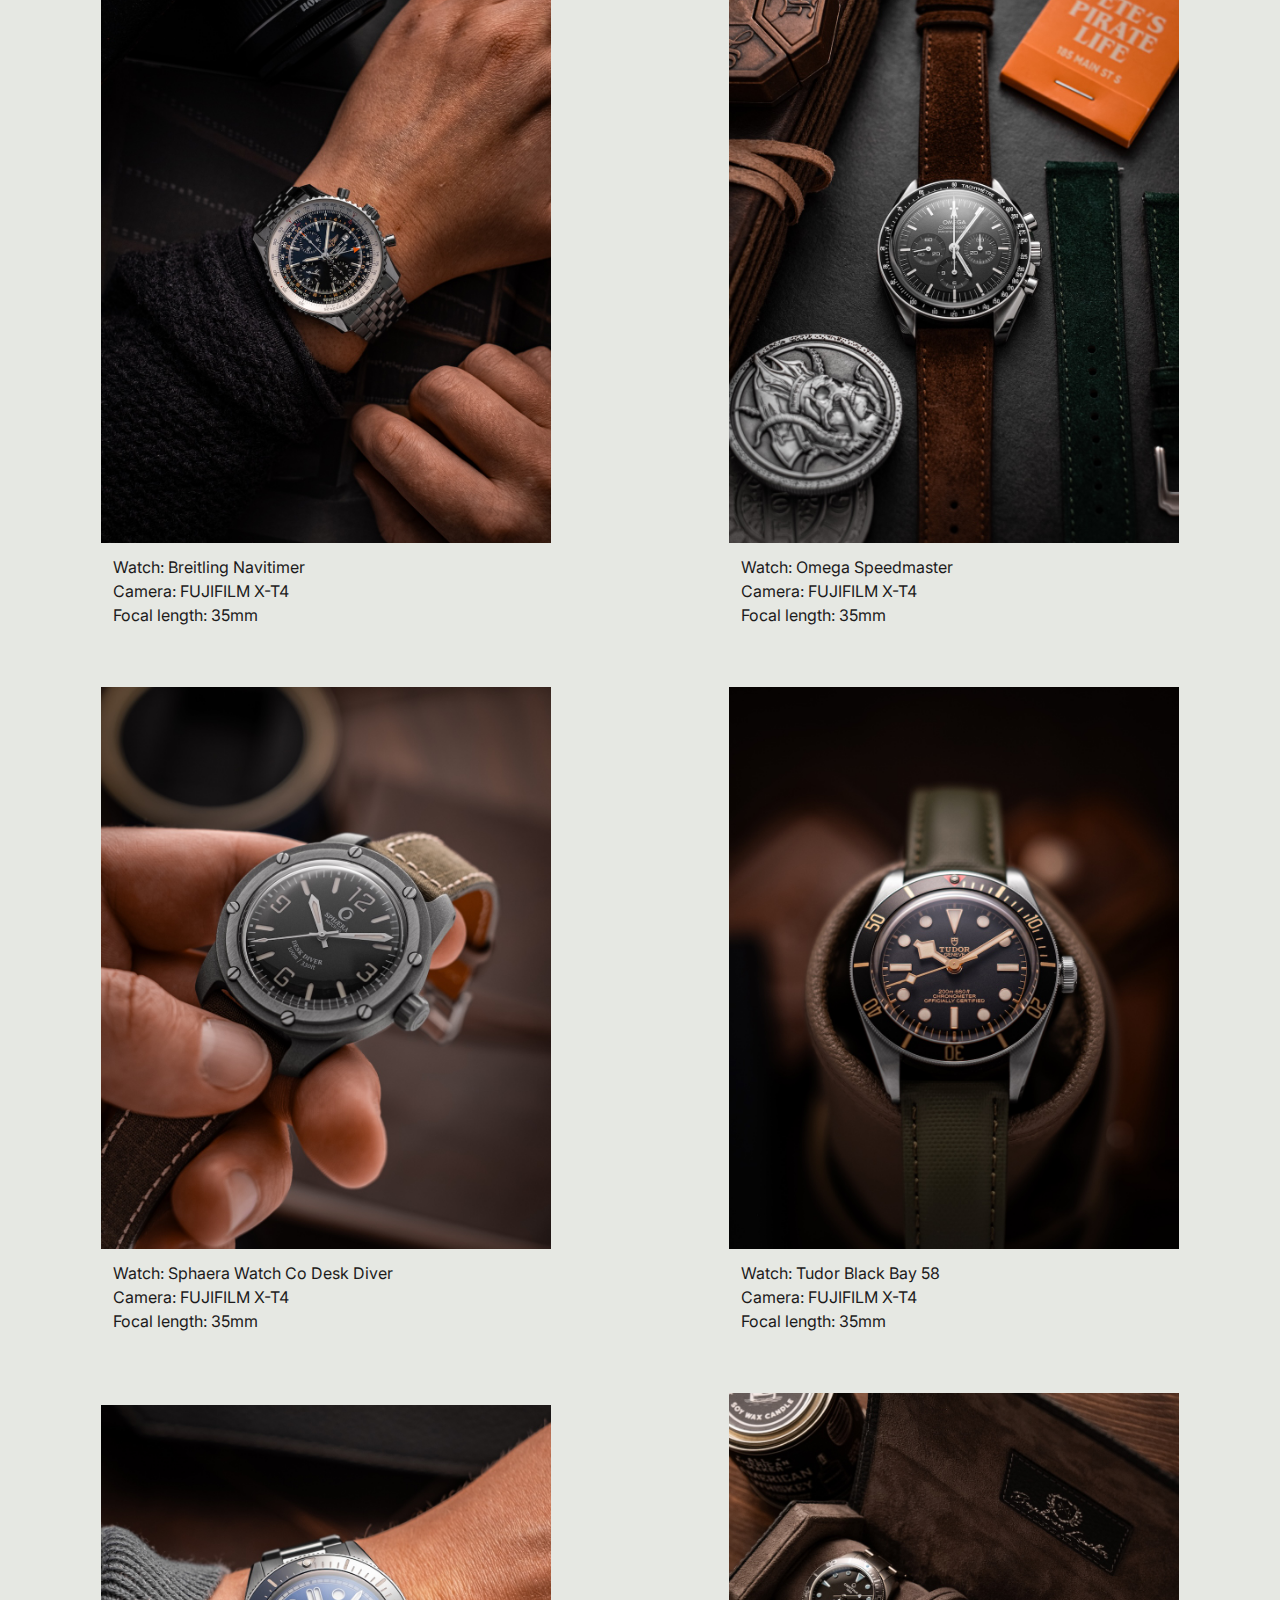
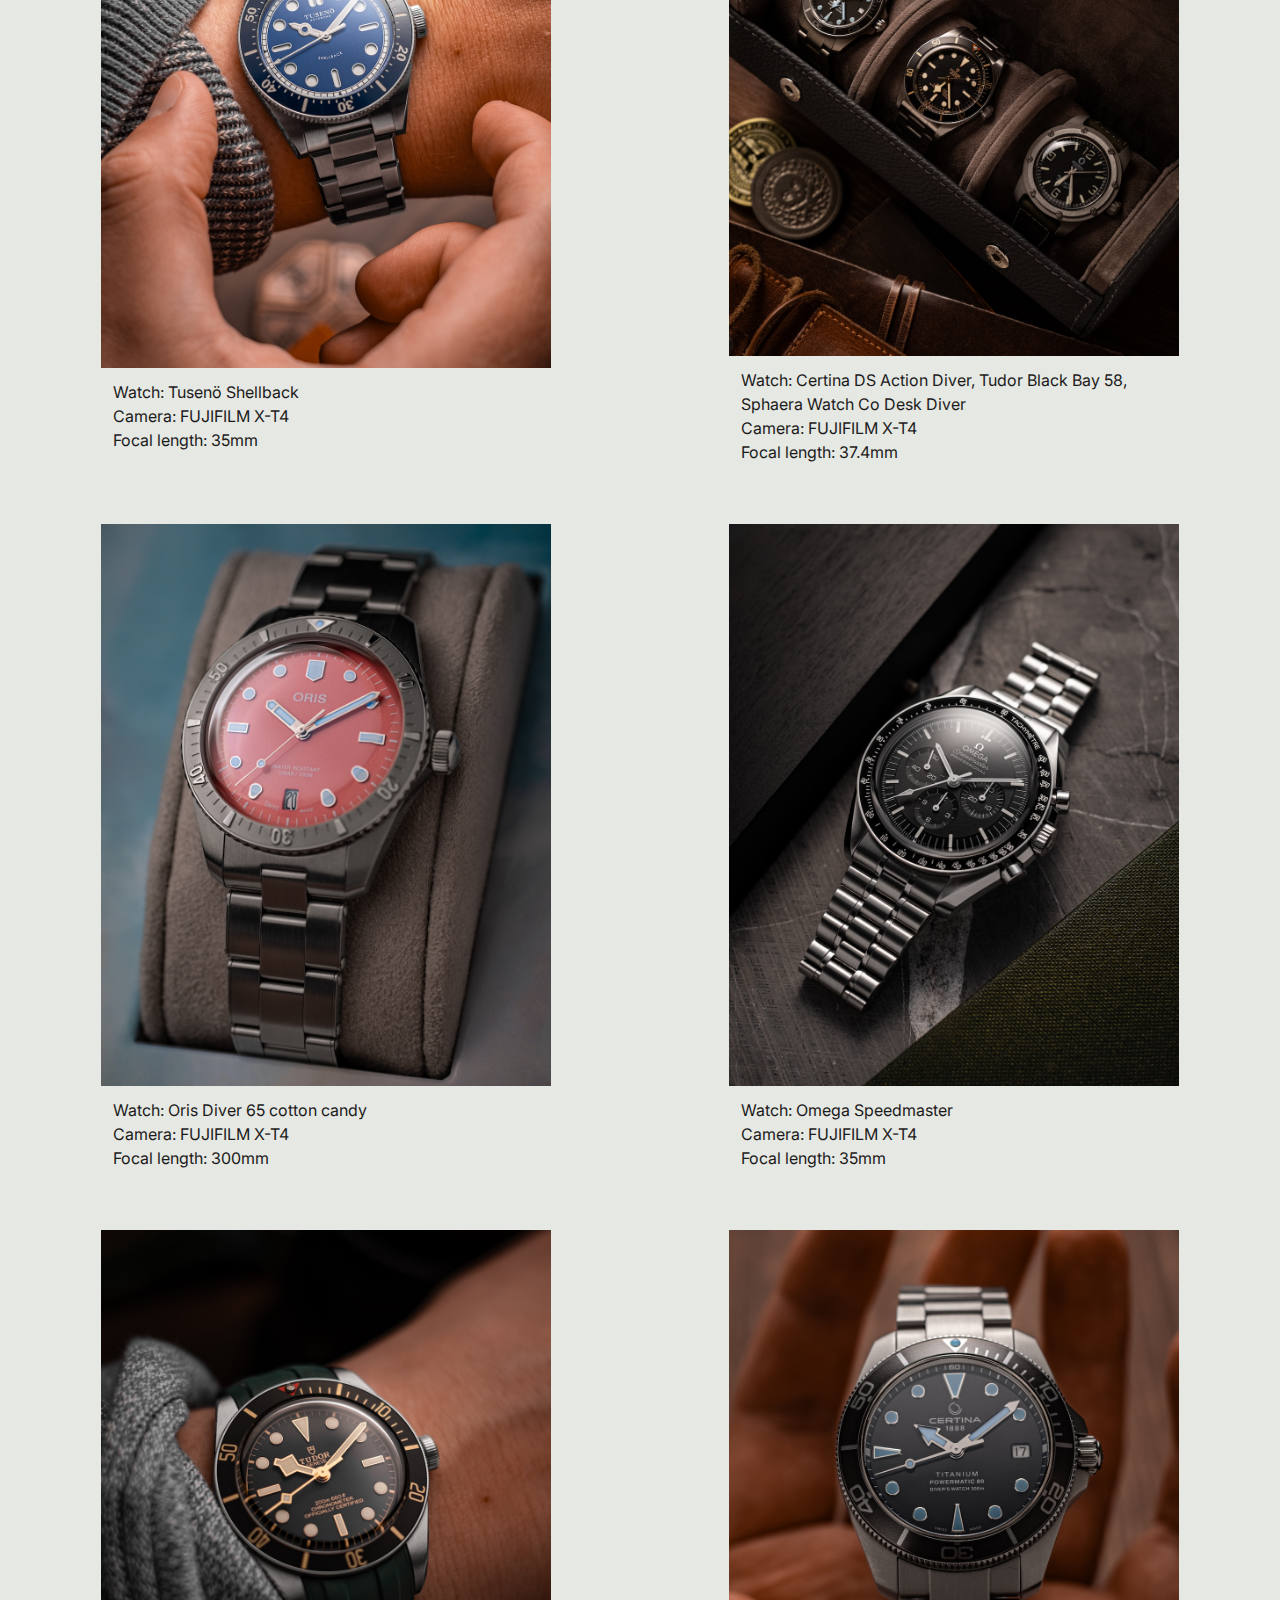
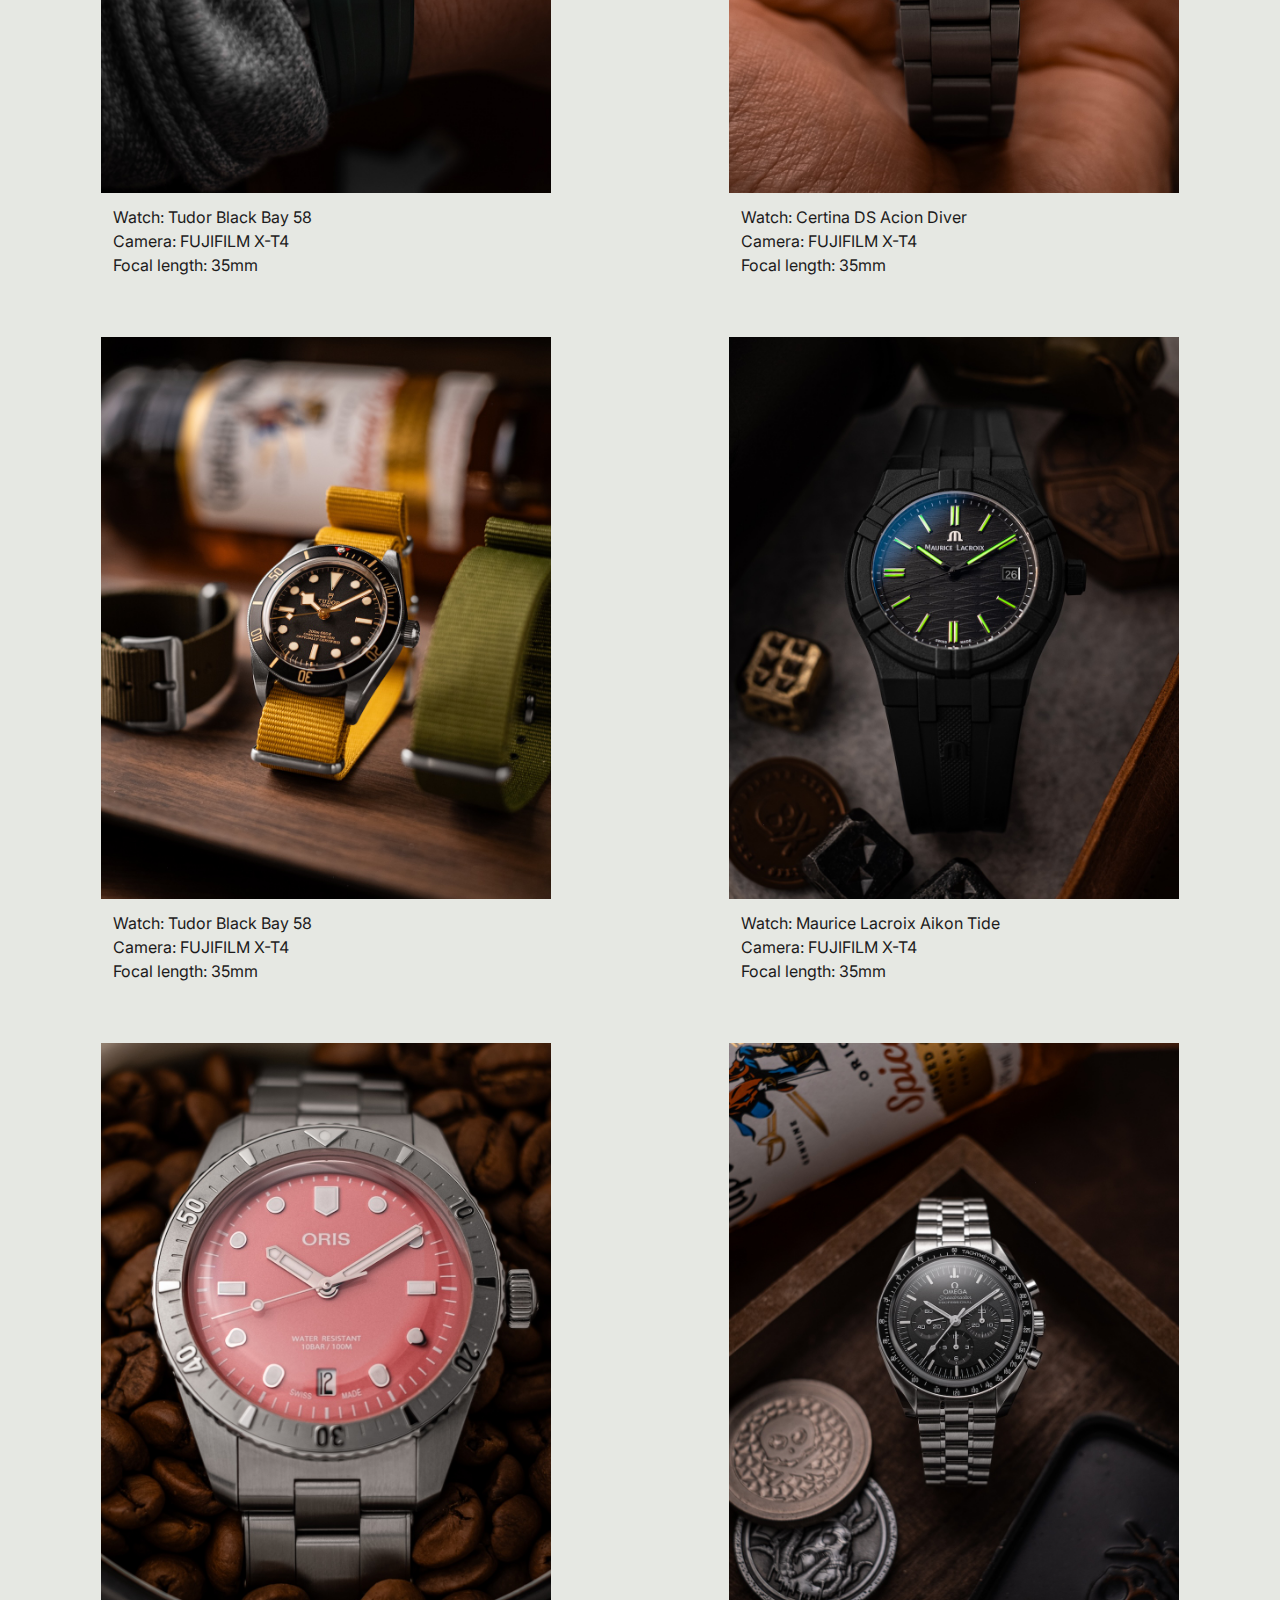
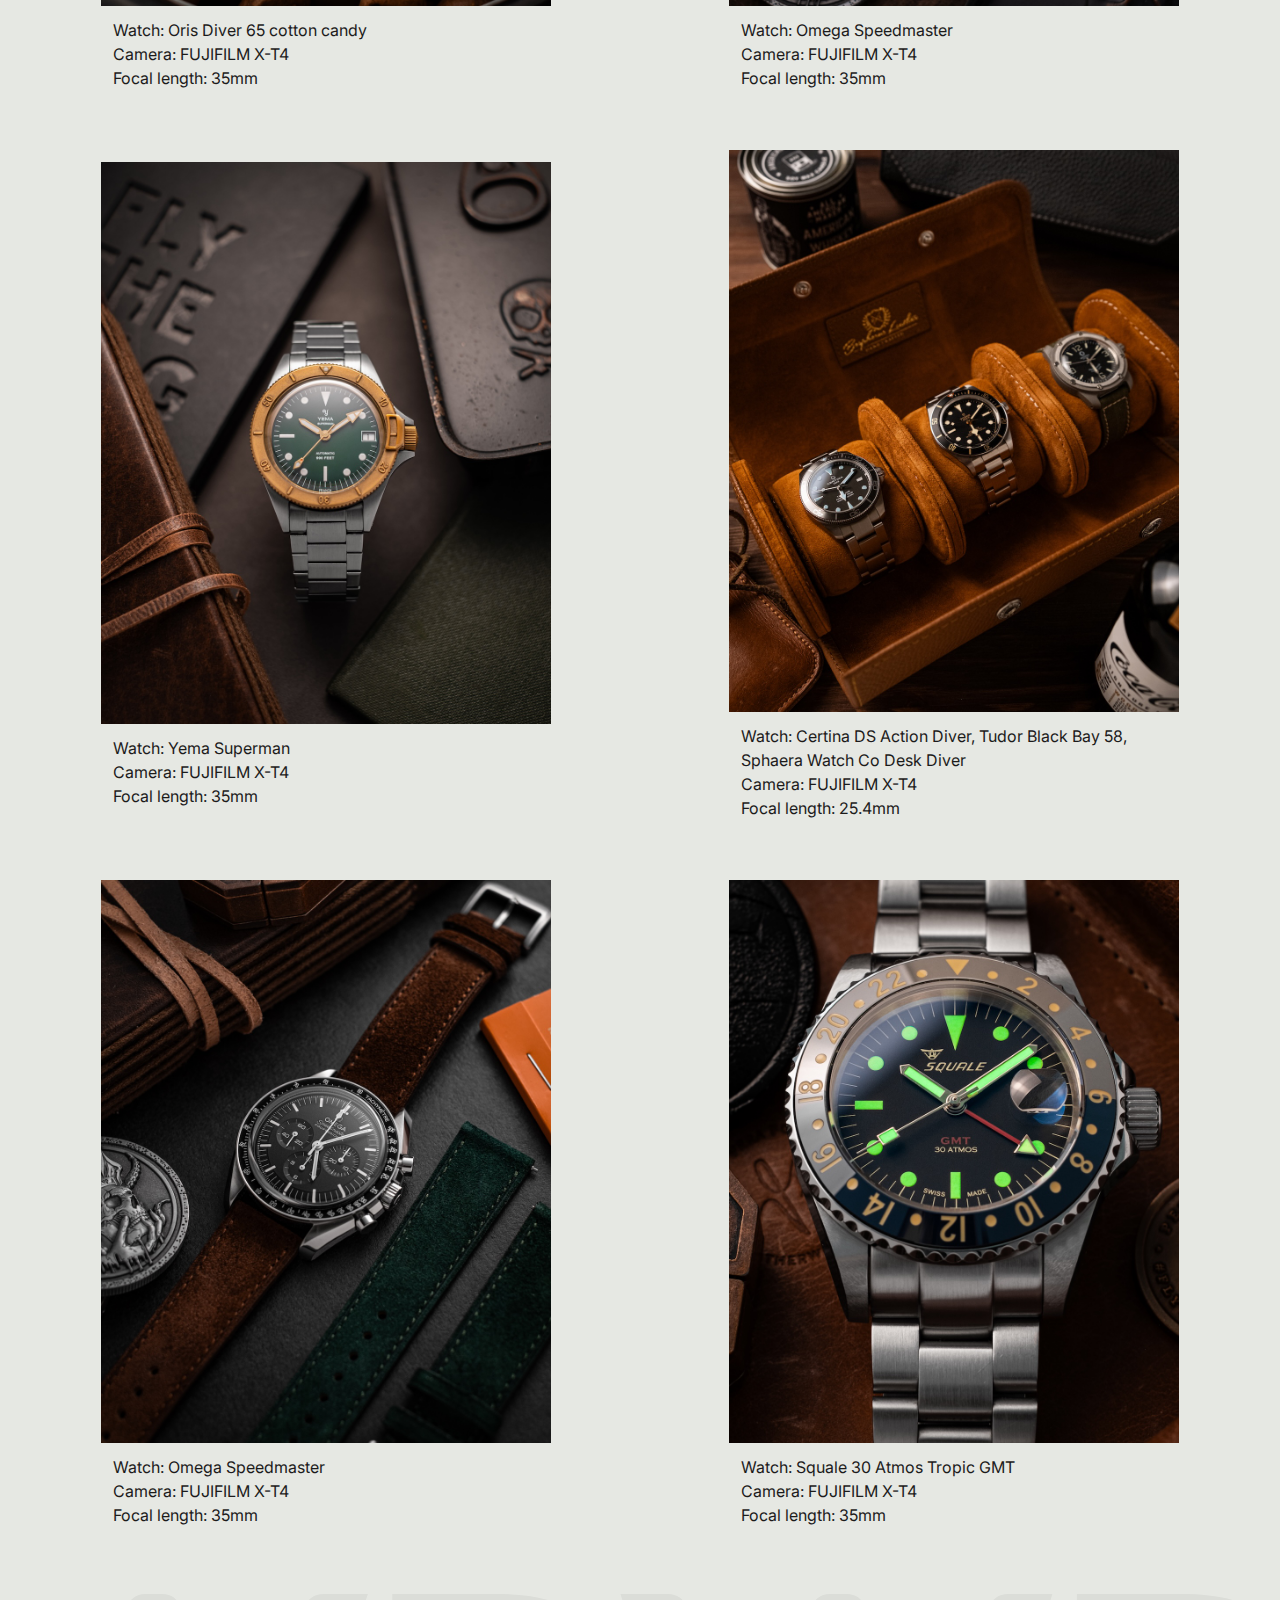
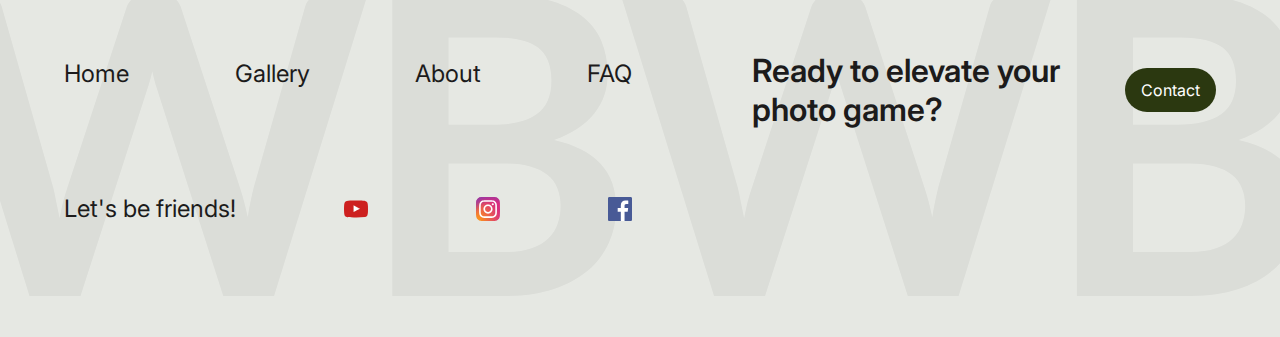
<file: src/pages/gallery.html>
<!DOCTYPE html>
<html lang="en">
<head>
    <meta charset="UTF-8">
    <meta name="viewport" content="width=device-width, initial-scale=1.0">
    <link rel="stylesheet" href="../css/reset.css"/>
    <link rel="stylesheet" href="../css/variables.css"/>
    <link rel="stylesheet" href="../css/navbar.css"/>
    <link rel="stylesheet" href="../css/gallery.css"/>
    <link rel="stylesheet" href="../css/footer.css"/>
    <title>Gallery</title>
    <link rel="icon" type="image/x-icon" href="../assets/images/favicon.ico"/>
</head>
<body>
    <nav class="navbar">
        <div class="navbar__logo-container">
            <a href="../index.html">
                <img class="navbar__logomark" src="../assets/logos/logomark.svg" alt="Logo">
                <img class="navbar__logotype" src="../assets/logos/logotype_horizontal.svg" alt="Logo">
            </a>
        </div>
        <div class="navbar__links-container">
            <a class="navbar__link" href="../index.html">Home</a>
            <a class="navbar__link" href="./gallery.html">Gallery</a>
            <a class="navbar__link" href="./about.html">About</a>
            <a class="navbar__link" href="./store.html">Pre-owned</a>
        </div>
        <div class="navbar__button-container">
            <a class="navbar__link primary__button" href="./contact.html">Contact</a>
        </div>
    </nav>
    <main>
        <section class="gallery-container"></section>
        <button class="to-top">
            <svg xmlns="http://www.w3.org/2000/svg" height="36px" viewBox="0 -960 960 960" width="36px" fill="#FFFFFF"><path d="m280-400 200-200 200 200H280Z"/></svg>
        </button>
    </main>
    <footer class="footer">
        <div class="footer__background-container">
            <img class="footer__background" src="../assets/icons/background.svg" alt="background">
        </div>
        <div class="footer__contact-container">
            <h3>Ready to elevate your photo game?</h3>
            <a class="footer__link primary__button" href="./contact.html">Contact</a>
        </div>
        <div class="footer__links-container">
            <a class="footer__link" href="../index.html">Home</a>
            <a class="footer__link" href="./gallery.html">Gallery</a>
            <a class="footer__link" href="./about.html">About</a>
            <a class="footer__link" href="./faq.html">FAQ</a>
        </div>
        <div class="footer__social-container">
            <p class="social__text">Let's be friends!</p>
            <img class="social__link" src="../assets/icons/youtube-icon-logo-svgrepo-com.svg" alt="YouTube icon">
            <img class="social__link" src="../assets/icons/instagram-2-1-logo-svgrepo-com.svg" alt="Instagram icon">
            <img class="social__link" src="../assets/icons/facebook-icon-logo-svgrepo-com.svg" alt="Facebook icon">
        </div>
    </footer>
    <script src="../js/gallery.js"></script>
</body>
</html>
</file>
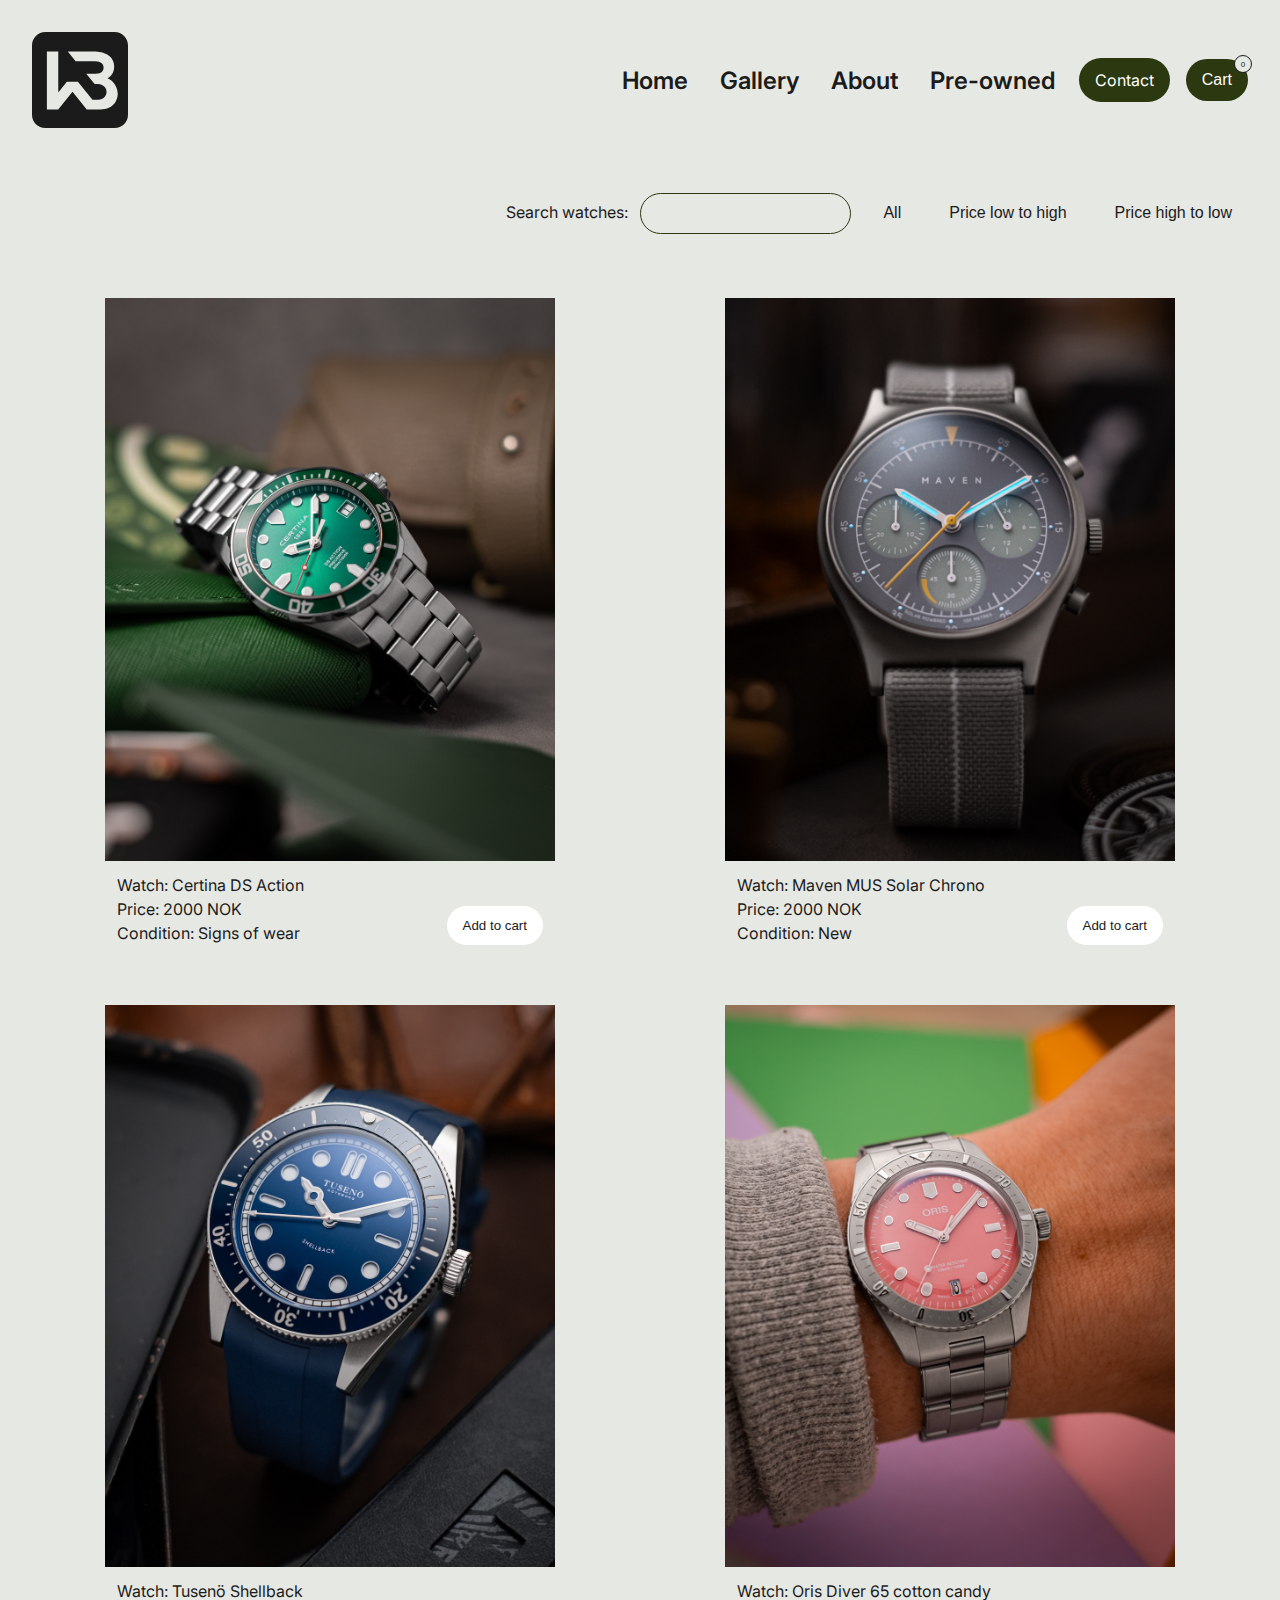
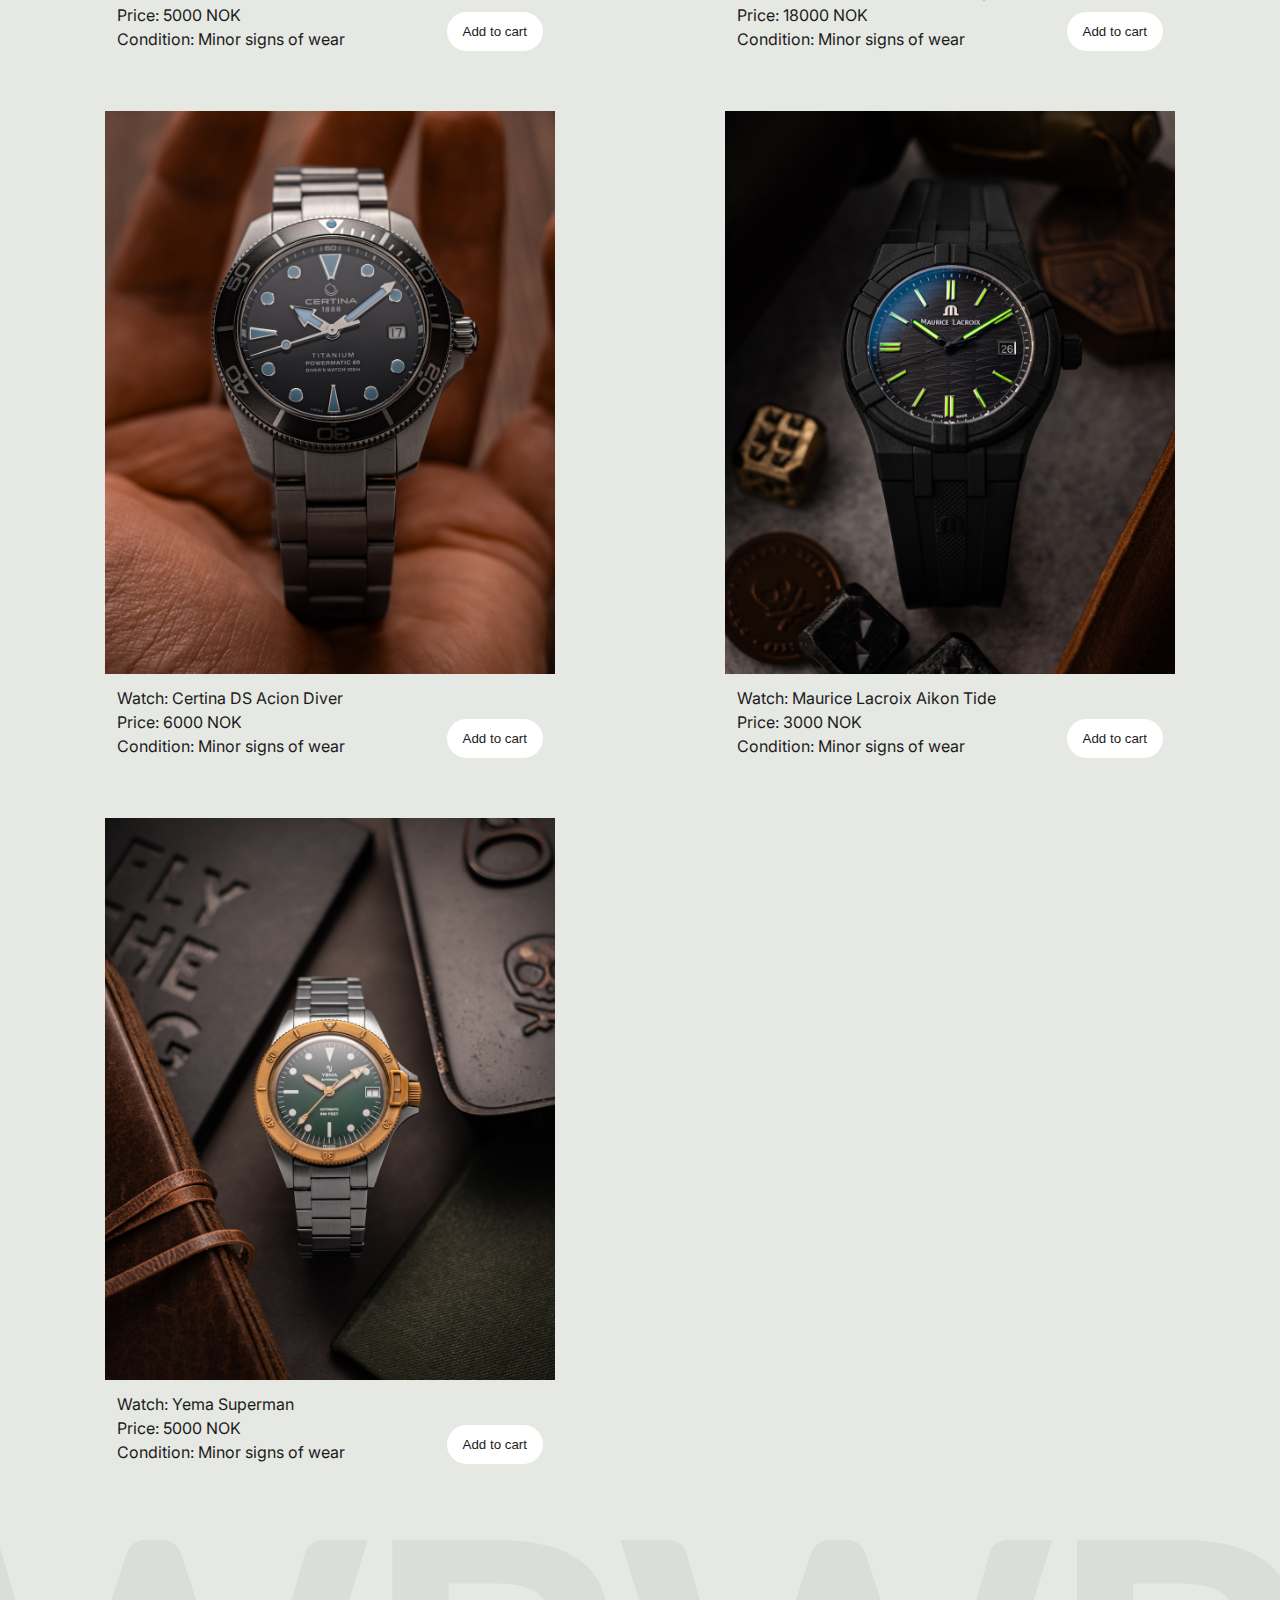
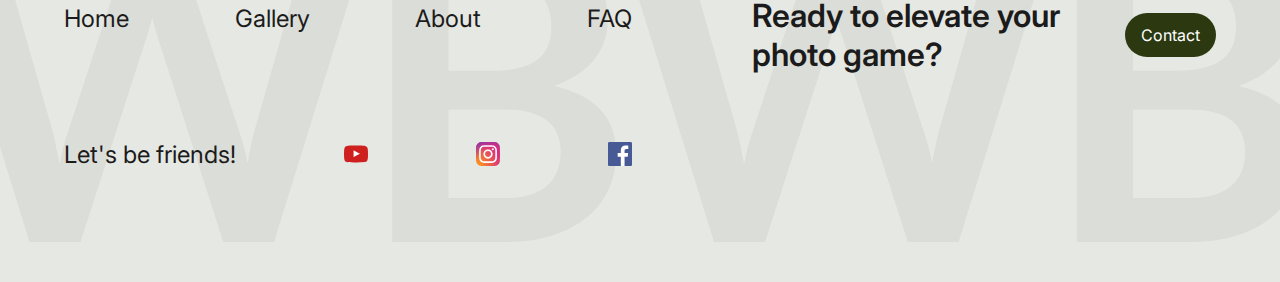
<file: src/pages/store.html>
<!DOCTYPE html>
<html lang="en">
<head>
    <meta charset="UTF-8">
    <meta name="viewport" content="width=device-width, initial-scale=1.0">
    <link rel="stylesheet" href="../css/reset.css"/>
    <link rel="stylesheet" href="../css/variables.css"/>
    <link rel="stylesheet" href="../css/navbar.css"/>
    <link rel="stylesheet" href="../css/store.css"/>
    <link rel="stylesheet" href="../css/footer.css"/>
    <title>Pre-owned</title>
</head>
<body>
    <nav class="navbar">
        <div class="navbar__logo-container">
            <a href="../index.html">
                <img class="navbar__logomark" src="../assets/logos/logomark.svg" alt="Logo">
                <img class="navbar__logotype" src="../assets/logos/logotype_horizontal.svg" alt="Logo">
            </a>
        </div>
        <div class="navbar__links-container">
            <a class="navbar__link" href="../index.html">Home</a>
            <a class="navbar__link" href="./gallery.html">Gallery</a>
            <a class="navbar__link" href="./about.html">About</a>
            <a class="navbar__link" href="./store.html">Pre-owned</a>
        </div>
        <div class="navbar__button-container">
            <a class="navbar__link primary__button" href="./contact.html">Contact</a>
            <button class="primary__button cart__button">Cart
                <div class="cart-badge">0</div>
            </button>
        </div>
    </nav>
    <main>
        <section class="search-sort-container">
            <div class="search">
                <label for="search">Search watches:</label>
                <input class="search__input" type="search" name="search" id="search">
            </div>
            <div class="sort-buttons">
                <button class="sort-button ghost__button" data-sort="all">All</button>
                <button class="sort-button ghost__button" data-sort="price-low">Price low to high</button>
                <button class="sort-button ghost__button" data-sort="price-high">Price high to low</button>
            </div>
        </section>
        <section class="store-container"></section>
        <section class="cart-container">
            <dialog class="cart">
                <h3 class="cart__heading">Your cart</h3>
                <div class="cart__content">
                    <ul class="content-list"></ul>
                    <p class="content-total"></p>
                    <div class="content__button-container">
                        <button class="button__close secondary__button">Close</button>
                        <button class="button__remove secondary__button">Remove</button>
                        <button class="button__checkout secondary__button">Checkout</button>
                    </div>
                </div>
            </dialog>
        </section>
    </main>
    <footer class="footer">
        <div class="footer__background-container">
            <img class="footer__background" src="../assets/icons/background.svg" alt="background">
        </div>
        <div class="footer__contact-container">
            <h3>Ready to elevate your photo game?</h3>
            <a class="footer__link primary__button" href="./contact.html">Contact</a>
        </div>
        <div class="footer__links-container">
            <a class="footer__link" href="../index.html">Home</a>
            <a class="footer__link" href="./gallery.html">Gallery</a>
            <a class="footer__link" href="./about.html">About</a>
            <a class="footer__link" href="./faq.html">FAQ</a>
        </div>
        <div class="footer__social-container">
            <p class="social__text">Let's be friends!</p>
            <img class="social__link" src="../assets/icons/youtube-icon-logo-svgrepo-com.svg" alt="YouTube icon">
            <img class="social__link" src="../assets/icons/instagram-2-1-logo-svgrepo-com.svg" alt="Instagram icon">
            <img class="social__link" src="../assets/icons/facebook-icon-logo-svgrepo-com.svg" alt="Facebook icon">
        </div>
    </footer>
    <script src="../js/store.js"></script>
</body>
</html>
</file>
<file: src/css/variables.css>
:root {
    /****** logo ******/
    --logo-grey: #1C1B1B;
    --logo-red: #461515;
    --logo-green: #2B3810;
    --logo-mustard: #B27431;
    --logo-pink: #D8A6AF;

    /****** background ******/
    --primary-background-color: #E6E8E3;

    /****** font color ******/
    --primary-font-color: #1C1B1B;
    --secondary-font-color: #FFFFFF;

    /****** interaction ******/
    --dark-hover: #242323;
    --dark-press: #2C2B2B;

    --green-hover: #212c0c;
    --green-press: #182009;
    --green-opacity: #2b3810b3;

    --light-hover: #d7dad2;
    --light-press: #d0d3ca;

    --disabled-background: #1c1b1b0d;
    --disabled-label: #1c1b1b33;

    /****** spacing ******/
    --spacing-x-small: 0.5rem;
    --spacing-small: 0.75rem;
    --spacing-medium: 1rem;
    --spacing-large: 1.5rem;
    --spacing-x-large: 2rem;
    --spacing-xx-large: 4rem;

    --border-radius-small: 0.25rem;
    --border-radius: 2rem;

    /****** font body ******/
    --font-body-small: 0.875rem;
    --font-body-medium: 1rem;
    --font-body-large: 1.25rem;
    --font-body-x-large: 1.5rem;

    --line-height: 1.5rem;
    --line-height-large: 2rem;

    /****** font heading ******/
    --font-heading-small: 1.5rem;
    --font-heading-medium: 2rem;
    --font-heading-large: 2.25rem;
    --font-heading-x-large: 3rem;
}
</file>
<file: src/css/navbar.css>
.navbar {
    font-size: var(--font-body-large);
    display: grid;
    grid-template-columns: repeat(6, 1fr);
    grid-template-rows: auto;
    padding: var(--spacing-small);
    background-color: var(--primary-background-color);
}

.navbar__logotype {
    height: 48px;
    grid-column: 1/3;
    grid-row: 1/2;
    margin: var(--spacing-large) 0;
}

.navbar__logomark {
    display: none;
}

.navbar__links-container {
    grid-column: 1/7;
    grid-row: 2/3;
    display: flex;
    gap: var(--spacing-medium);
    align-items: center;
    margin-bottom: var(--spacing-large);
    font-weight: 600;
}

.navbar__button-container {
    display: flex;
    justify-content: end;
    align-items: center;
    gap: var(--spacing-medium);
    grid-column: 3/7;
    grid-row: 1/2;
    margin: var(--spacing-large) 0;
}

.primary__button {
    font-size: var(--font-body-medium);
}

.cart__button {
    position: relative;
}

.cart-badge {
    width: 16px;
    height: 16px;
    display: flex;
    justify-content: center;
    align-items: center;
    background: var(--primary-background-color);
    border-radius: 50%;
    border: 0.5px solid var(--primary-font-color);
    padding: var(--spacing-x-small);
    font-size: 0.5rem;
    color: var(--primary-font-color);
    position: absolute;
    top: -4px;
    right: -4px;
}

/* tablet */
@media screen and (min-width: 768px) {
    .navbar {
        font-size: var(--font-heading-small);
        display: flex;
        justify-content: end;
        gap: var(--spacing-large);
        align-items: center;
        padding: var(--spacing-x-large);
    }

    .navbar__logo-container {
        margin-right: auto;
    }

    .navbar__logotype {
        display: none;
    }

    .navbar__logomark {
        display: block;
        width: 96px;
        height: 96px;
    }

    .navbar__links-container {
        padding-left: 0;
        margin-bottom: 0;
    }

    .navbar__button-container {
        margin: 0;
    }
}

/* desktop small */
@media screen and (min-width: 1024px) {
    .navbar__links-container {
        gap: var(--spacing-x-large);
    }
}
</file>
<file: src/css/index.css>
main {
    width: 100%;
    height: auto;
    display: flex;
    flex-direction: column;
    gap: 80px;
}

/* hero section */
.hero-container {
    width: 100%;
    height: auto;
}

.hero__img {
    width: 100%;
    height: fit-content;
}

/* about section */
.about-container {
    width: 100%;
    display: flex;
    flex-direction: column;
    gap: var(--spacing-medium);
    padding: 0 var(--spacing-x-large);
}

.about__img {
    width: 70%;
    align-self: center;
}

.about__text {
    font-size: var(--font-body-medium);
    line-height: var(--line-height);
}

/* horizontal scroll */
.carousel-container {
    width: 100%;
    display: flex;
    gap: var(--spacing-large);
    overflow-x: scroll;
    scroll-snap-type: x mandatory;
}

.carousel__card {
    width: 100%;
    scroll-snap-align: center;
    flex-shrink: 0;
}

.carousel__card-img {
    width: 100%;
}

/* review section */
.review-container {
    display: flex;
    justify-content: center;
    align-items: center;
    gap: var(--spacing-large);
    padding: 0 var(--spacing-x-large);
    margin-bottom: 80px;
}

.review__button {
    background: transparent;
    border: none;
}

.review__text {
    font-size: var(--font-body-medium);
    line-height: var(--line-height);
}

/* tablet */
@media screen and (min-width: 768px) {
    .hero-container {
        margin-bottom: var(--spacing-x-large);
    }

    .about__text {
        padding: var(--spacing-x-large);
    }

    .review-container {
        padding: var(--spacing-x-large);
    }
}

/* desktop small */
@media screen and (min-width: 1024px) {
    .hero-container {
        margin-bottom: var(--spacing-xx-large);
    }

    .about__text {
        font-size: var(--font-body-large);
        line-height: var(--line-height-large);
        padding: var(--spacing-xx-large);
    }

    .review-container {
        padding: var(--spacing-xx-large);
    }

    .review__text {
        font-size: var(--font-body-large);
        line-height: var(--line-height-large);
    }
}

/* desktop medium */
@media screen and (min-width: 1280px) {
    .about-container {
        width: 70%;
        align-self: center;
    }

    .carousel__card {
        width: 40%;
    }

    .review-container {
        width: 70%;
        align-self: center;
    }
}
</file>
<file: src/css/footer.css>
footer {
    width: 100%;
    height: 300px;
    display: flex;
    flex-direction: column;
    justify-content: center;
    gap: var(--spacing-large);
    padding: var(--spacing-medium);
    position: relative;
    overflow: hidden;
}

.footer__background-container {
    position: absolute;
    left: -22%;
    bottom: 0;
    z-index: -1;
}

.footer__contact-container {
    display: flex;
    justify-content: space-between;
    align-items: center;
}

.footer__contact-container h3 {
    flex-basis: 60%;
    font-size: var(--font-heading-small);
}

.footer__links-container {
    width: 100%;
    display: flex;
    justify-content: space-between;
    align-items: center;
    font-size: var(--font-body-large);
}

.footer__social-container {
    width: 100%;
    display: flex;
    justify-content: space-between;
    align-items: center;
    font-size: var(--font-body-large);
}

/* tablet */
@media screen and (min-width: 768px) {
    footer {
        height: 350px;
        gap: var(--spacing-xx-large);
        padding: var(--spacing-x-large);
    }

    .footer__background-container {
        left: -5%;
    }

    .footer__background {
        height: 340px;
    }

    .footer__contact-container h3 {
        font-size: var(--font-heading-medium);
    }

    .footer__links-container {
        font-size: var(--font-body-x-large);
    }

    .footer__social-container {
        font-size: var(--font-body-x-large);
    }

    .social__link {
        width: 24px;
        height: auto;
    }
}

/* desktop small */
@media screen and (min-width: 1024px) {
    footer {
        display: grid;
        align-items: baseline;
        grid-template-columns: repeat(2, 1fr);
        gap: var(--spacing-medium);
        padding: var(--spacing-xx-large);
    }

    .footer__background-container {
        bottom: 5%;
    }

    .footer__contact-container {
        justify-content: end;
        gap: var(--spacing-x-large);
        grid-column: 2/3;
        grid-row: 1/2;
    }

    .footer__links-container {
        grid-column: 1/2;
        grid-row: 1/2;
    }

    .footer__social-container {
        grid-column: 1/2;
        grid-row: 2/3;
    }    
}
</file>
<file: src/css/about.css>
main {
    width: 100%;
    height: auto;
    display: flex;
    flex-direction: column;
    gap: var(--spacing-large);
    padding: var(--spacing-medium);
}

.img-container {
    width: 100%;
}

.img-container img {
    width: 100%;
}

.about-container {
    display: flex;
    flex-direction: column;
    gap: var(--spacing-x-small);
    line-height: var(--line-height);
    margin-bottom: var(--spacing-x-large);
}

.about__heading {
    font-size: var(--font-heading-small);
    font-weight: 400;
}

.about__text {
    font-size: var(--font-body-medium);
}

/* tablet */
@media screen and (min-width: 768px) {
    main {
        flex-direction: row;
        padding: var(--spacing-x-large);
    }

    .img-container {
        flex-basis: 40%;
    }

    .about-container {
        flex-basis: 60%;
    }
}

/* desktop small */
@media screen and (min-width: 1024px) {
    main {
        gap: var(--spacing-xx-large);
        padding: var(--spacing-xx-large);
    }

    .about__heading {
        font-size: var(--font-heading-medium);
        margin-bottom: var(--spacing-large);
    }
    
    .about__text {
        font-size: var(--font-body-large);
        line-height: var(--line-height-large);
    }
}

/* desktop medium */
@media screen and (min-width: 1280px) {
    main {
        width: 80%;
        justify-self: center;
    }
}
</file>
<file: src/css/contact.css>
main {
    width: 100%;
    height: auto;
}

.form-container {
    display: flex;
    flex-direction: column;
    padding: var(--spacing-medium);
    margin-bottom: var(--spacing-x-large);
}

.form {
    display: flex;
    flex-direction: column;
    font-family: Inter, sans-serif;
    gap: var(--spacing-x-small);
}

.form label {
    font-size: var(--font-body-medium);
    margin-top: var(--spacing-medium);
}

.form__input {
    border: 1px solid var(--logo-green);
    padding: var(--spacing-small) var(--spacing-medium);
    border-radius: var(--border-radius);
    background-color: var(--primary-background-color);
}

.form__input-text {
    resize: none;
    border: 1px solid var(--logo-green);
    padding: var(--spacing-small) var(--spacing-medium);
    border-radius: var(--border-radius-small);
    background-color: var(--primary-background-color);
}

.form__button {
    font-size: var(--font-body-medium);
    margin-top: var(--spacing-medium);
    cursor: pointer;
}

.submit-content {
    min-height: 40vh;
    display: flex;
    flex-direction: column;
    justify-content: flex-start;
    align-items: center;
    gap: var(--spacing-large);
}

/* tablet */
@media screen and (min-width: 768px) {
    main {
        display: flex;
        justify-content: center;
        align-items: center;
    }

    .form-container {
        width: 70%;
        margin-top: var(--spacing-large);
        margin-bottom: var(--spacing-xx-large);
    }
}

/* desktop small */
@media screen and (min-width: 1024px) {
    .form-container {
        width: 50%;
        margin-top: var(--spacing-xx-large);
        margin-bottom: calc(var(--spacing-xx-large)*2);
    }

    .form label {
        margin-top: var(--spacing-large);
    }
}

/* desktop large */
@media screen and (min-width: 1440px) {
    .form-container {
        width: 40%;
    }
}
</file>
<file: src/css/faq.css>
main {
    width: 100%;
    height: auto;
}

.faq-container {
    width: 100%;
    display: flex;
    flex-direction: column;
}

.faq {
    width: 100%;
    display: flex;
    flex-direction: column;
    gap: var(--spacing-small);
    padding: var(--spacing-medium) var(--spacing-large);
    line-height: var(--line-height);
}

.faq:last-child {
    margin-bottom: var(--spacing-x-large);
}

.faq__question {
    font-size: var(--font-heading-small);
}

.faq__answer {
    font-size: var(--font-body-medium);
}

/* tablet small */
@media screen and (min-width: 480px) {
    .faq-container {
        padding: var(--spacing-x-large);
    }
}

/* tablet */
@media screen and (min-width: 768px) {
    .faq-container {
        gap: var(--spacing-x-large);
    }
    
    .faq {
        width: 70%;
        align-self: center;
    }
}

/* desktop small */
@media screen and (min-width: 1024px) {
    main {
        display: flex;
        align-self: center;
        justify-content: center;
    }

    .faq-container {
        width: 70%;
        display: grid;
        grid-template-columns: repeat(2, 1fr);
    }

    .faq {
        width: 100%;
        align-self: baseline;
    }
}
</file>
<file: src/css/gallery.css>
main {
    width: 100%;
    height: auto;
    display: flex;
    flex-direction: column;
}

.gallery-container {
    width: 100%;
    display: flex;
    flex-direction: column;
    padding: var(--spacing-small);
}

.gallery__card {
    display: flex;
    flex-direction: column;
    margin-bottom: var(--spacing-large);
    border-radius: 0 0 var(--border-radius-small) var(--border-radius-small);
}

.gallery__card:hover {
    background-color: var(--light-hover);
}

.gallery__card img {
    width: 100%;
}

.card__content {
    padding: var(--spacing-small);
    line-height: var(--line-height);
}

/* to-top-button */
.to-top {
    width: 48px;
    height: 48px;
    border-radius: 50%;
    border: none;
    position: fixed;
    bottom: 2rem;
    right: 1rem;
    display: none;
    background-color: var(--green-opacity);
    z-index: 1;
}

/* tablet small */
@media screen and (min-width: 480px) {
    .gallery-container {
        padding: var(--spacing-x-large);
    } 
}

/* tablet */
@media screen and (min-width: 768px) {
    .gallery-container {
        padding: calc(var(--spacing-xx-large)*2);
    }
}

/* desktop small */
@media screen and (min-width: 1024px) {
    .gallery-container {
        padding: var(--spacing-large);
        display: grid;
        grid-template-columns: repeat(auto-fit, minmax(450px, 1fr));
        gap: var(--spacing-large);
        place-items: center;
    }

    .gallery__card {
        max-width: 450px;
    }
}
</file>
<file: src/css/store.css>
main {
    width: 100%;
    height: auto;
    display: flex;
    flex-direction: column;
}

/* search and sort */
.search-sort-container {
    padding: var(--spacing-small);
}

.search {
    margin-bottom: var(--spacing-medium);
}

.search label {
    margin-right: var(--spacing-x-small);
}

.search__input {
    padding: var(--spacing-small) var(--spacing-medium);
    border: 1px solid var(--logo-green);
    border-radius: var(--border-radius);
    background-color: transparent;
    outline: none;
}

.search__input:focus-within {
    box-shadow: 0 0 2px var(--logo-green);
}

.sort-buttons {
    display: flex;
    justify-content: start;
    align-items: center;
    gap: var(--spacing-medium);
}

.sort-button {
    font-size: var(--font-body-medium);
} 

/* store */
.store-container {
    width: 100%;
    display: flex;
    flex-direction: column;
    padding: var(--spacing-small);
}

.store__card {
    display: flex;
    flex-direction: column;
    justify-content: center;
    margin-bottom: var(--spacing-large);
    border-radius: 0 0 var(--border-radius-small) var(--border-radius-small);
}

.store__card:hover {
    background-color: var(--light-hover);
}

.store__card img {
    width: 100%;
}

.card__content {
    padding: var(--spacing-small);
    line-height: var(--line-height);
    position: relative;
}

.card__content .secondary__button {
    position: absolute;
    right: var(--spacing-small);
    bottom: var(--spacing-small);
}

/* shopping cart */
.cart {
    width: 90%;
    height: fit-content;
    position: fixed;
    top: var(--spacing-x-large);
    left: var(--spacing-x-large);
    background-color: var(--primary-background-color);
    border: none;
    border-radius: var(--border-radius-small);
    padding: var(--spacing-x-large);
}

.cart__heading {
    text-align: center;
    margin-bottom: var(--spacing-x-large);
}

.cart__content {
    display: flex;
    flex-direction: column;
    align-items: center;
    gap: var(--spacing-x-large);
}

.content-total {
    font-weight: 600;
}

.content__button-container {
    display: flex;
    gap: var(--spacing-x-large);
}

.content-list {
    display: flex;
    flex-direction: column;
    gap: var(--spacing-medium);
}

.list-item {
    height: 5rem;
    display: flex;
    gap: var(--spacing-medium);
}

.list-item__img {
    width: 4rem;
    height: auto;
}

/* tablet small */
@media screen and (min-width: 480px) { 
    .store-container {
        padding: var(--spacing-x-large);
    } 
}

/* tablet */
@media screen and (min-width: 768px) {
    .search-sort-container {
        display: flex;
        justify-content: end;
        align-items: center;
        gap: var(--spacing-small);
        padding: var(--spacing-x-large);
    }
    
    .search {
        margin-bottom: 0;
    }

    .store-container {
        padding: calc(var(--spacing-xx-large)*2);
    }
}

/* desktop small */
@media screen and (min-width: 1024px) {
    .search-sort-container {
        gap: var(--spacing-medium);
    }

    .store-container {
        padding: var(--spacing-x-large);
        display: grid;
        grid-template-columns: repeat(auto-fit, minmax(450px, 1fr));
        gap: var(--spacing-large);
        place-items: center;
    }

    .store__card {
        max-width: 450px;
    }
}
</file>
